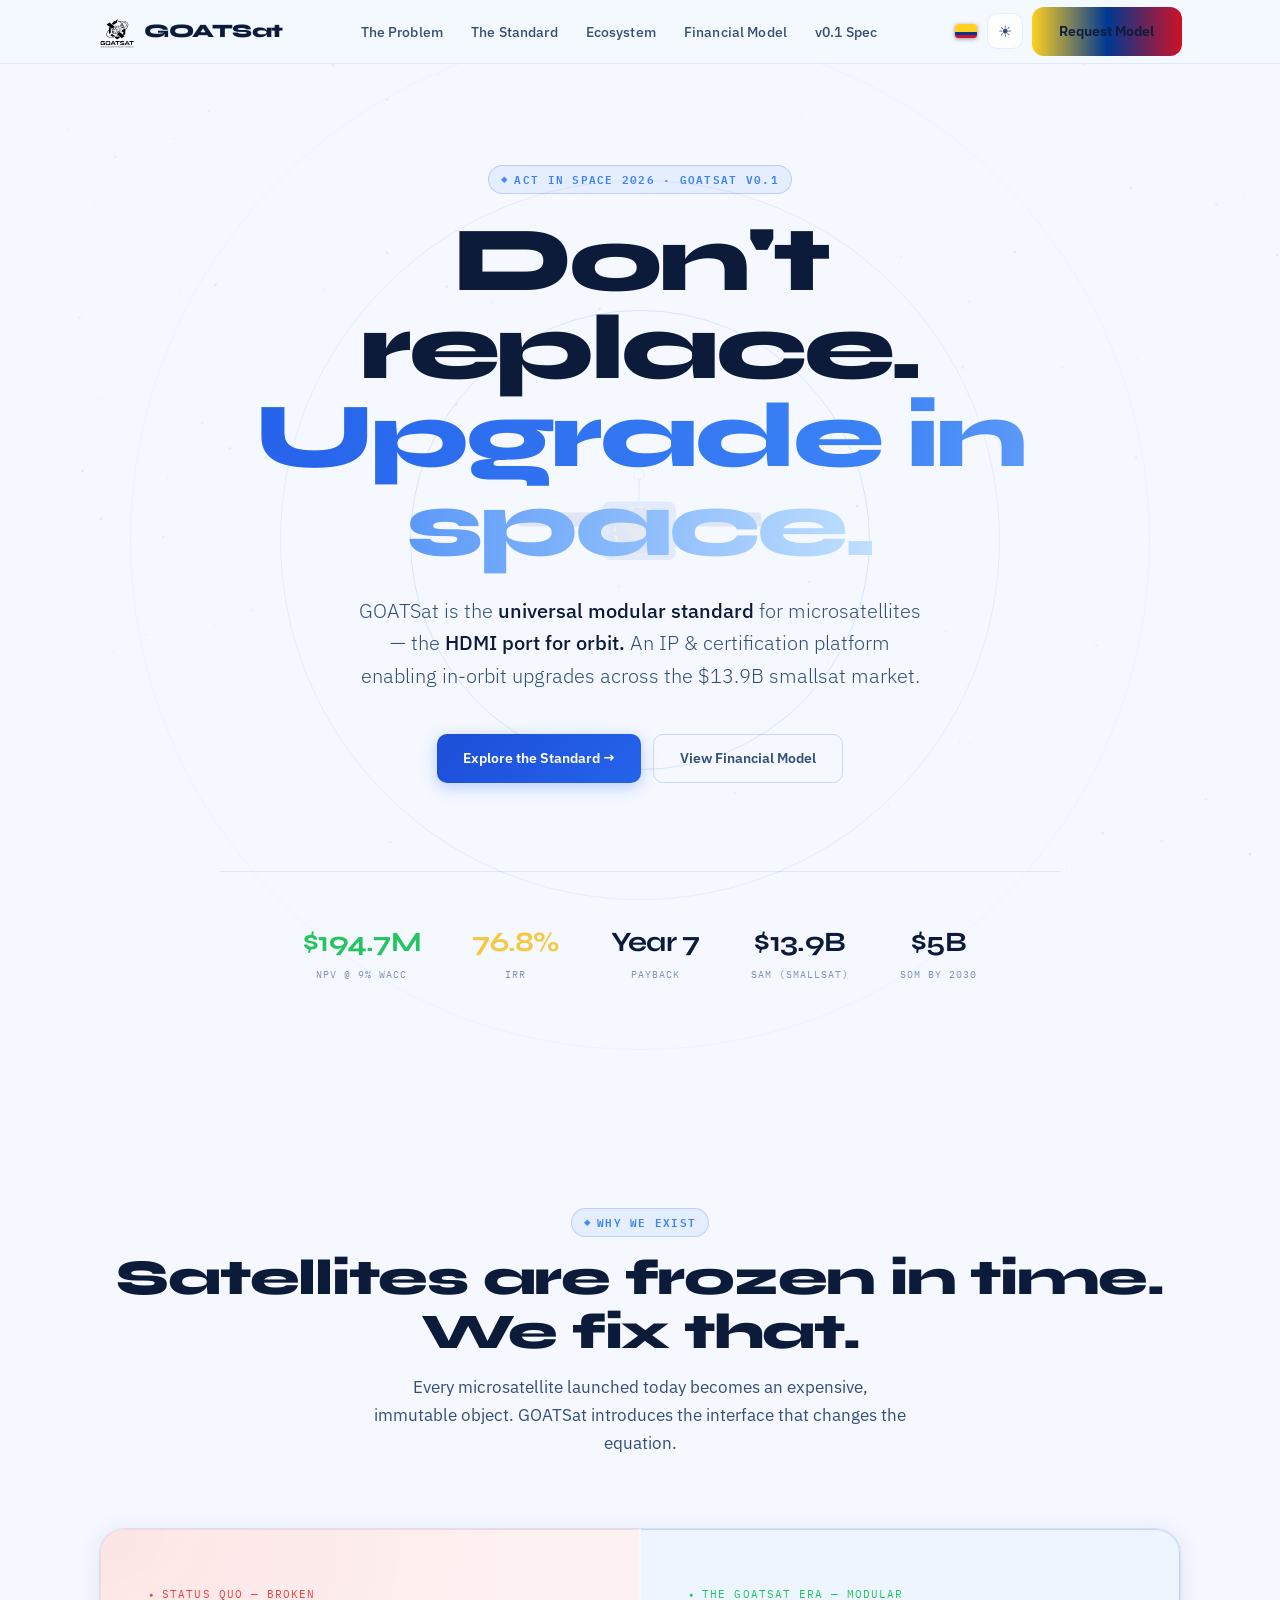
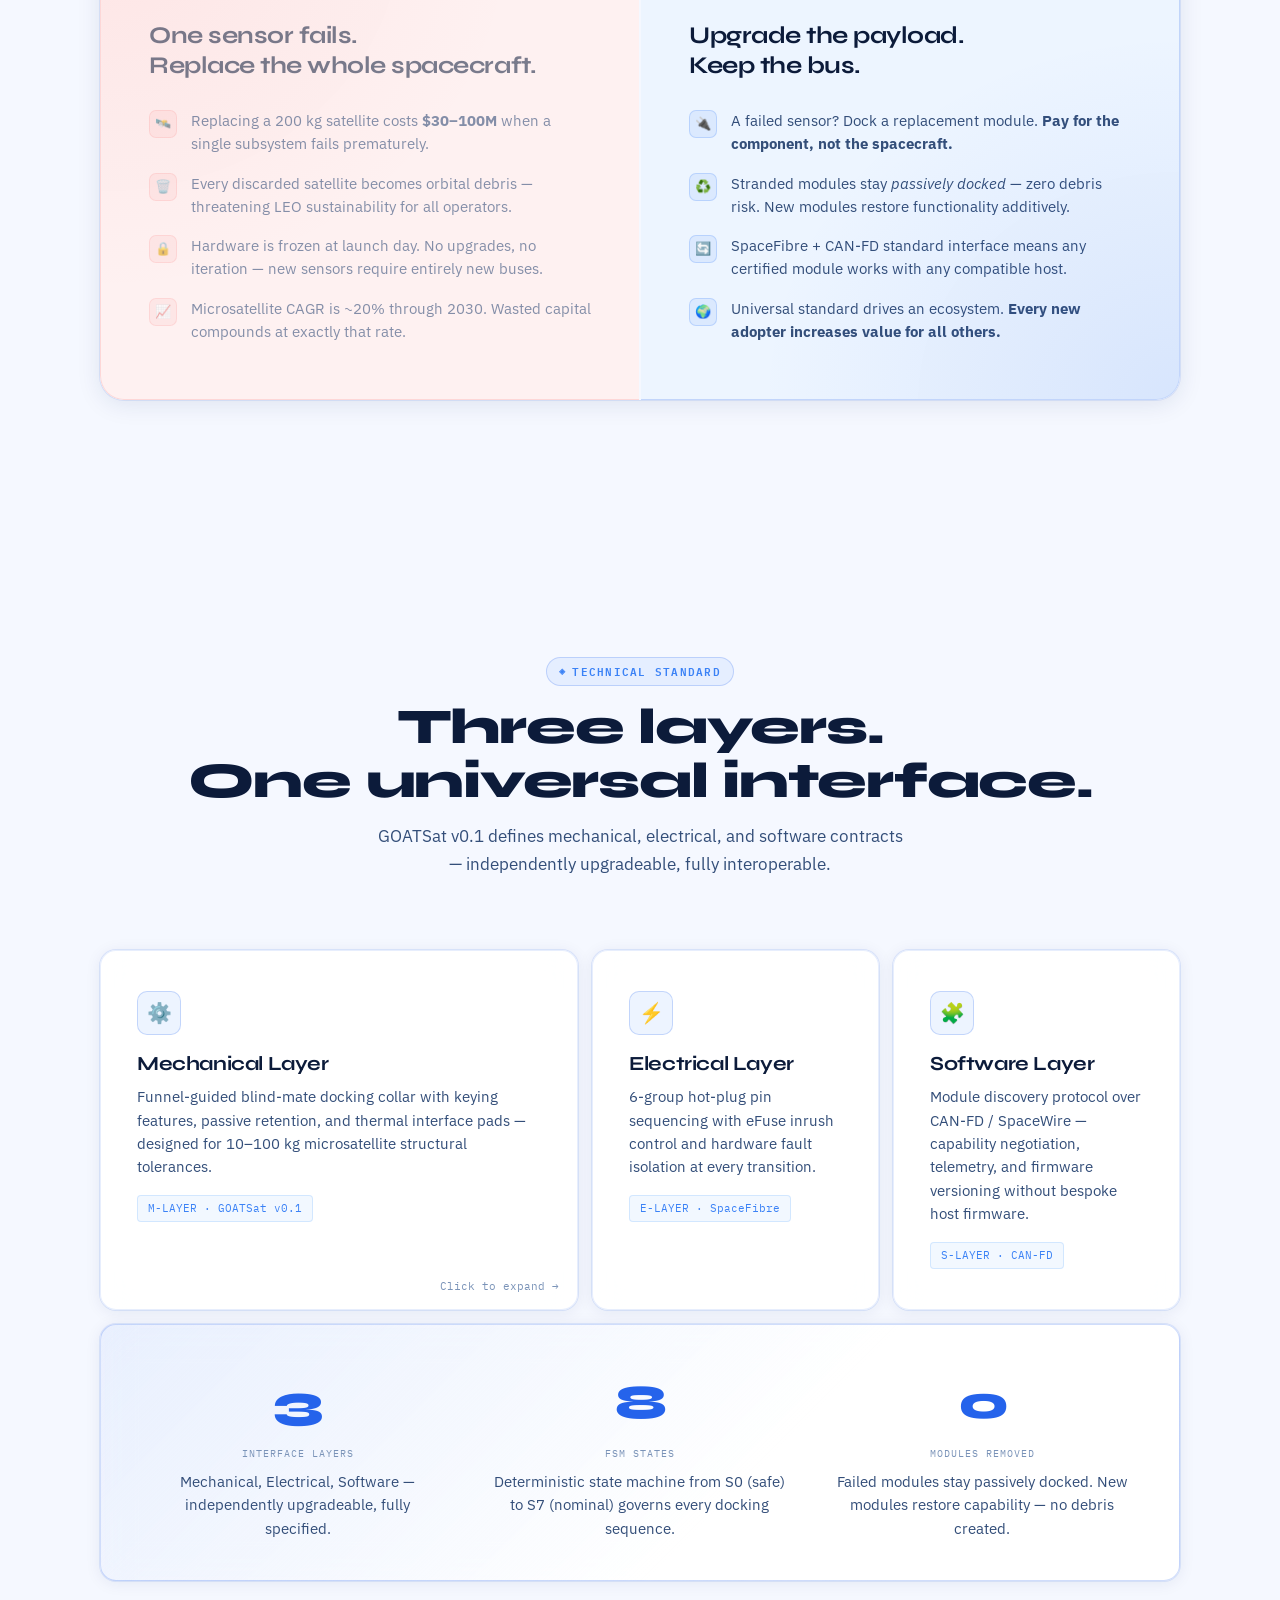
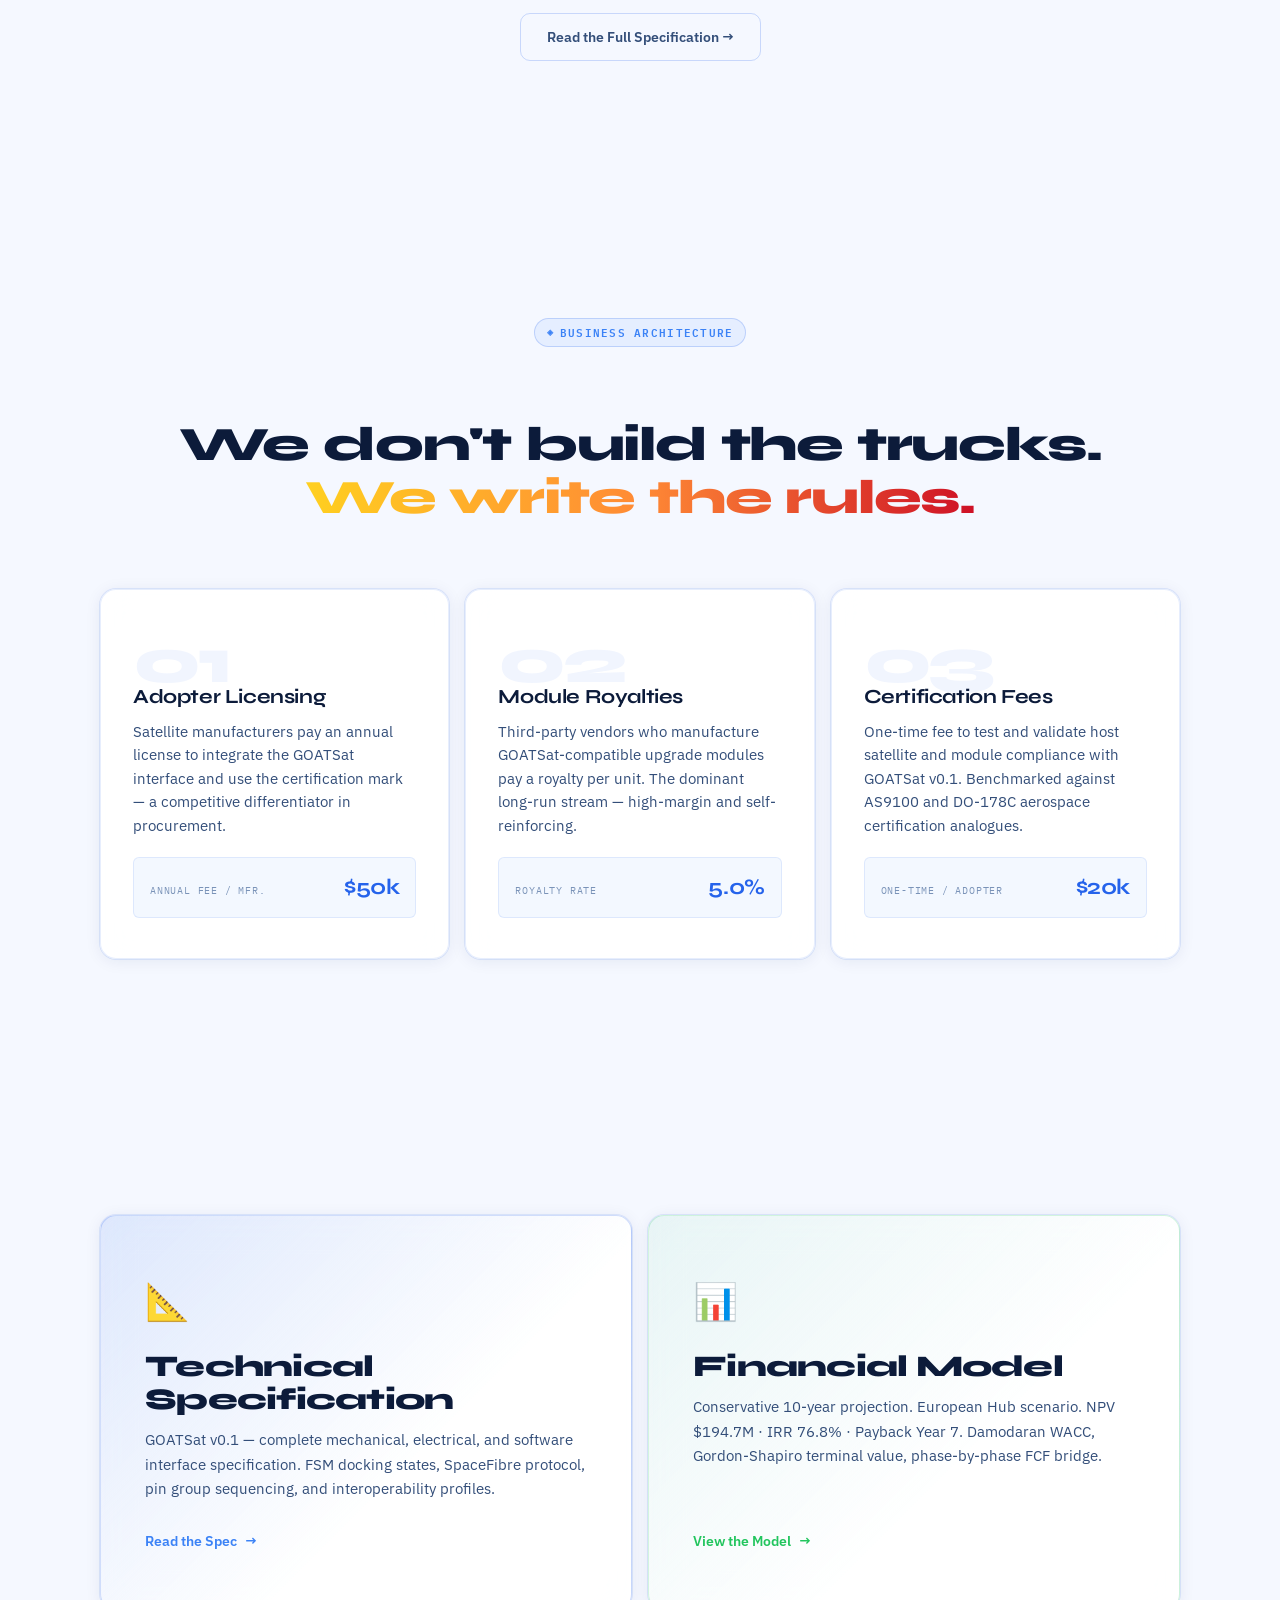
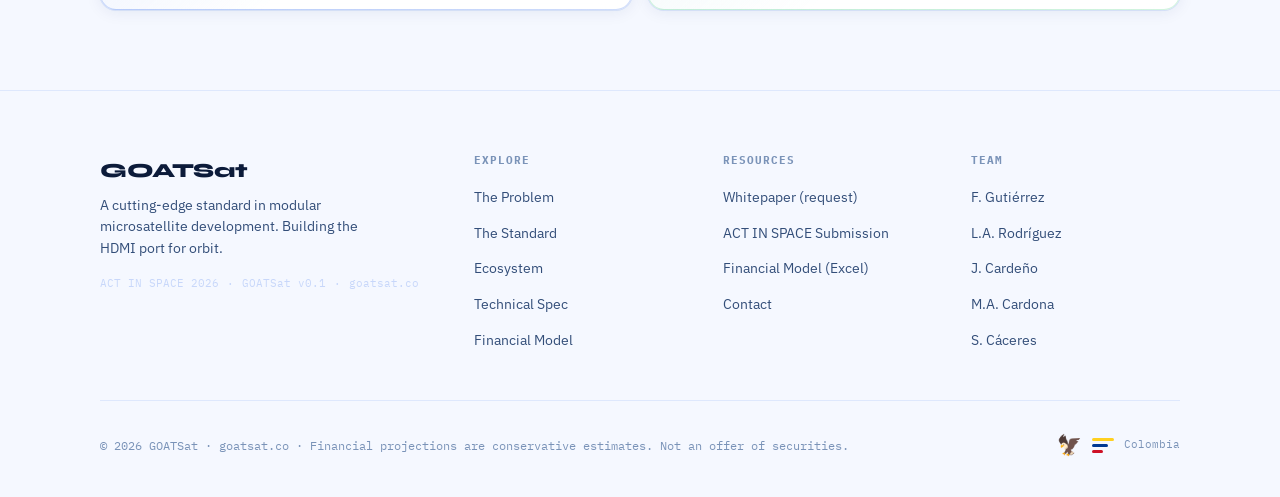
<file: index.html>
<!DOCTYPE html>
<html lang="en" data-theme="dark">
<head>
<meta charset="UTF-8" />
<meta name="viewport" content="width=device-width, initial-scale=1.0" />
<title>GOATSat — The Universal Standard for Modular Microsatellites</title>
<meta name="description" content="GOATSat is a universal modular standard for microsatellites, enabling in-orbit upgrades through certified interoperable interfaces." />
<meta property="og:title" content="GOATSat — Don't replace. Upgrade in space." />
<meta property="og:description" content="Universal modular standard for microsatellites, enabling certified in-orbit upgrades and long-term mission flexibility." />
<meta property="og:type" content="website" />
<meta property="og:site_name" content="GOATSat" />
<meta property="og:url" content="https://goatsat.co/" />
<meta property="og:image" content="https://goatsat.co/assets/earth-hero.jpg" />
<meta property="og:image:alt" content="GOATSat modular microsatellite standard visual" />
<meta name="twitter:card" content="summary_large_image" />
<meta name="twitter:title" content="GOATSat — Don't replace. Upgrade in space." />
<meta name="twitter:description" content="Universal modular standard for microsatellites, enabling certified in-orbit upgrades." />
<meta name="twitter:image" content="https://goatsat.co/assets/earth-hero.jpg" />
<meta name="theme-color" content="#030710" />
<link rel="icon" type="image/x-icon" href="assets/favicon.ico" />
<link rel="icon" type="image/png" sizes="32x32" href="assets/favicon.png" />
<link rel="apple-touch-icon" href="assets/apple-touch-icon.png" />

<link rel="preconnect" href="https://fonts.googleapis.com" />
<link rel="preconnect" href="https://fonts.gstatic.com" crossorigin />
<link href="https://fonts.googleapis.com/css2?family=Syne:wght@400;600;700;800&family=IBM+Plex+Sans:ital,wght@0,300;0,400;0,500;0,600;1,300&family=IBM+Plex+Mono:wght@400;500&display=swap" rel="stylesheet" />

<link rel="stylesheet" href="css/tokens.css" />
<link rel="stylesheet" href="css/base.css" />
<link rel="stylesheet" href="css/nav.css" />
<link rel="stylesheet" href="css/index.css" />

<script>
  // Apply saved theme immediately — no flash
  (function(){
    var t=localStorage.getItem('goatsat-theme');
    if(!t) t=window.matchMedia('(prefers-color-scheme:dark)').matches?'dark':'light';
    document.documentElement.setAttribute('data-theme',t);
  })();
</script>
</head>
<body>

<canvas id="starfield" aria-hidden="true"></canvas>

<!-- ════════════════════════ NAV ════════════════════════ -->
<nav id="nav" role="navigation" aria-label="Main navigation">
  <div class="nav-inner">
    <a href="index.html" class="nav-logo" aria-label="GOATSat home">
      <img class="nav-logo__img" src="assets/logo.svg" alt="GOATSat logo" width="34" height="34" />
      <span class="nav-logo__text">GOATSat</span>
    </a>

    <ul class="nav-links" role="list">
      <li><a href="index.html#problem">The Problem</a></li>
      <li><a href="index.html#standard">The Standard</a></li>
      <li><a href="index.html#ecosystem">Ecosystem</a></li>
      <li><a href="financials.html">Financial Model</a></li>
      <li><a href="spec.html">v0.1 Spec</a></li>
    </ul>

    <div class="nav-right">
      <div class="col-flag" title="Made in Colombia 🇨🇴" aria-label="Colombian flag">
        <span></span><span></span><span></span>
      </div>
      <button class="theme-toggle" id="themeBtn" aria-label="Toggle colour theme">☽</button>
      <a href="mailto:f.gutierreza@uniandes.edu.co?subject=GOATSat%20Financial%20Model%20Request" class="btn btn--tricolor hide-mobile">Request Model</a>
      <button class="nav-hamburger" aria-label="Open menu" aria-expanded="false" aria-controls="mobileMenu">
        <span class="hamburger-line"></span>
        <span class="hamburger-line"></span>
        <span class="hamburger-line"></span>
      </button>
    </div>
  </div>
</nav>

<!-- Mobile menu -->
<div class="nav-mobile-menu" id="mobileMenu" role="navigation" aria-label="Mobile navigation">
  <a href="index.html#problem">The Problem</a>
  <a href="index.html#standard">The Standard</a>
  <a href="index.html#ecosystem">Ecosystem</a>
  <a href="financials.html">Financial Model</a>
  <a href="spec.html">Technical Spec v0.1</a>
  <a href="mailto:f.gutierreza@uniandes.edu.co?subject=GOATSat%20Financial%20Model%20Request" class="btn btn--primary mobile-cta">Request Financial Model</a>
</div>

<!-- ════════════════════════ HERO ════════════════════════ -->
<section class="hero" aria-label="Hero">
  <!-- Orbital rings -->
  <div class="hero__rings" aria-hidden="true">
    <div class="hero__ring"></div>
    <div class="hero__ring"></div>
    <div class="hero__ring"></div>
  </div>

  <!-- Satellite SVG -->
  <svg class="hero__sat" viewBox="0 0 240 170" fill="none" xmlns="http://www.w3.org/2000/svg" aria-hidden="true">
    <rect x="85" y="58" width="68" height="54" rx="7" fill="#1557e8" opacity="0.85"/>
    <rect x="91" y="64" width="56" height="42" rx="4" fill="#0d3a8a" opacity="0.9"/>
    <!-- Solar panels L -->
    <rect x="8" y="68" width="72" height="13" rx="3" fill="#1e3a8a"/>
    <rect x="8" y="68" width="72" height="13" rx="3" fill="none" stroke="#3b82f6" stroke-width="0.8" opacity="0.55"/>
    <line x1="28" y1="68" x2="28" y2="81" stroke="#3b82f6" stroke-width="0.5" opacity="0.45"/>
    <line x1="48" y1="68" x2="48" y2="81" stroke="#3b82f6" stroke-width="0.5" opacity="0.45"/>
    <line x1="68" y1="68" x2="68" y2="81" stroke="#3b82f6" stroke-width="0.5" opacity="0.45"/>
    <!-- Solar panels R -->
    <rect x="160" y="68" width="72" height="13" rx="3" fill="#1e3a8a"/>
    <rect x="160" y="68" width="72" height="13" rx="3" fill="none" stroke="#3b82f6" stroke-width="0.8" opacity="0.55"/>
    <line x1="180" y1="68" x2="180" y2="81" stroke="#3b82f6" stroke-width="0.5" opacity="0.45"/>
    <line x1="200" y1="68" x2="200" y2="81" stroke="#3b82f6" stroke-width="0.5" opacity="0.45"/>
    <line x1="220" y1="68" x2="220" y2="81" stroke="#3b82f6" stroke-width="0.5" opacity="0.45"/>
    <!-- Docking ring -->
    <circle cx="119" cy="85" r="22" stroke="#ffd020" stroke-width="1.8" stroke-dasharray="5 3.5" fill="none" opacity="0.75"/>
    <circle cx="119" cy="85" r="10" fill="#ffd020" opacity="0.22"/>
    <!-- Antenna -->
    <line x1="119" y1="58" x2="119" y2="36" stroke="#60a5fa" stroke-width="1.5"/>
    <circle cx="119" cy="33" r="5" fill="none" stroke="#60a5fa" stroke-width="1"/>
    <!-- Payload hint -->
    <rect x="104" y="74" width="14" height="14" rx="2" fill="#ffd020" opacity="0.15" stroke="#ffd020" stroke-width="0.6"/>
    <rect x="122" y="74" width="14" height="14" rx="2" fill="#3b82f6" opacity="0.2" stroke="#3b82f6" stroke-width="0.6"/>
  </svg>

  <div class="hero__content">
    <div class="hero__eyebrow">
      <span class="tag">ACT IN SPACE 2026 · GOATSat v0.1</span>
    </div>

    <h1 class="hero__title">
      Don't replace.<br>
      <span class="text-gradient">Upgrade in space.</span>
    </h1>

    <p class="hero__sub">
      GOATSat is the <strong>universal modular standard</strong> for microsatellites —
      the <strong>HDMI port for orbit.</strong> An IP &amp; certification platform enabling
      in-orbit upgrades across the $13.9B smallsat market.
    </p>

    <div class="hero__actions">
      <a href="spec.html" class="btn btn--primary">Explore the Standard →</a>
      <a href="financials.html" class="btn btn--ghost">View Financial Model</a>
    </div>

    <div class="hero__kpis">
      <div class="hero-kpi">
        <span class="hero-kpi__val hero-kpi__val--green">$194.7M</span>
        <span class="hero-kpi__label">NPV @ 9% WACC</span>
      </div>
      <div class="hero-kpi">
        <span class="hero-kpi__val hero-kpi__val--gold">76.8%</span>
        <span class="hero-kpi__label">IRR</span>
      </div>
      <div class="hero-kpi">
        <span class="hero-kpi__val">Year 7</span>
        <span class="hero-kpi__label">Payback</span>
      </div>
      <div class="hero-kpi">
        <span class="hero-kpi__val">$13.9B</span>
        <span class="hero-kpi__label">SAM (Smallsat)</span>
      </div>
      <div class="hero-kpi">
        <span class="hero-kpi__val">$5B</span>
        <span class="hero-kpi__label">SOM by 2030</span>
      </div>
    </div>
  </div>
</section>

<!-- ════════════════════════ PROBLEM ════════════════════════ -->
<section id="problem" class="section" aria-label="The Problem">
  <div class="container">
    <div class="section-head section-head--center reveal">
      <div class="section-head__tag"><span class="tag">Why We Exist</span></div>
      <h2 class="section-head__title">Satellites are frozen in time.<br>We fix that.</h2>
      <p class="section-head__sub">Every microsatellite launched today becomes an expensive, immutable object. GOATSat introduces the interface that changes the equation.</p>
    </div>

    <div class="problem-split reveal reveal-d1">
      <div class="problem-panel problem-panel--old">
        <p class="problem-status problem-status--bad">Status Quo — Broken</p>
        <h3 class="problem-title">One sensor fails.<br>Replace the whole spacecraft.</h3>
        <ul class="problem-list">
          <li>
            <div class="prob-icon">🛰️</div>
            <span>Replacing a 200 kg satellite costs <strong>$30–100M</strong> when a single subsystem fails prematurely.</span>
          </li>
          <li>
            <div class="prob-icon">🗑️</div>
            <span>Every discarded satellite becomes orbital debris — threatening LEO sustainability for all operators.</span>
          </li>
          <li>
            <div class="prob-icon">🔒</div>
            <span>Hardware is frozen at launch day. No upgrades, no iteration — new sensors require entirely new buses.</span>
          </li>
          <li>
            <div class="prob-icon">📈</div>
            <span>Microsatellite CAGR is ~20% through 2030. Wasted capital compounds at exactly that rate.</span>
          </li>
        </ul>
      </div>

      <div class="problem-panel problem-panel--new">
        <p class="problem-status problem-status--good">The GOATSat Era — Modular</p>
        <h3 class="problem-title">Upgrade the payload.<br>Keep the bus.</h3>
        <ul class="problem-list">
          <li>
            <div class="prob-icon">🔌</div>
            <span>A failed sensor? Dock a replacement module. <strong>Pay for the component, not the spacecraft.</strong></span>
          </li>
          <li>
            <div class="prob-icon">♻️</div>
            <span>Stranded modules stay <em>passively docked</em> — zero debris risk. New modules restore functionality additively.</span>
          </li>
          <li>
            <div class="prob-icon">🔄</div>
            <span>SpaceFibre + CAN-FD standard interface means any certified module works with any compatible host.</span>
          </li>
          <li>
            <div class="prob-icon">🌍</div>
            <span>Universal standard drives an ecosystem. <strong>Every new adopter increases value for all others.</strong></span>
          </li>
        </ul>
      </div>
    </div>
  </div>
</section>

<!-- ════════════════════════ STANDARD ════════════════════════ -->
<section id="standard" class="section" aria-label="The Technical Standard">
  <div class="container">
    <div class="section-head section-head--center reveal">
      <div class="section-head__tag"><span class="tag">Technical Standard</span></div>
      <h2 class="section-head__title">Three layers.<br>One universal interface.</h2>
      <p class="section-head__sub">GOATSat v0.1 defines mechanical, electrical, and software contracts — independently upgradeable, fully interoperable.</p>
    </div>

    <div class="bento-grid reveal reveal-d1">

      <!-- Wide: Mechanical -->
      <div class="card bento-card bento-card--wide"
           data-drawer="mech" tabindex="0" role="button"
           aria-label="Mechanical Layer — click to expand">
        <div class="bento-icon">⚙️</div>
        <h3>Mechanical Layer</h3>
        <p>Funnel-guided blind-mate docking collar with keying features, passive retention, and thermal interface pads — designed for 10–100 kg microsatellite structural tolerances.</p>
        <span class="mono-badge">M-LAYER · GOATSat v0.1</span>
        <span class="expand-hint hide-mobile">Click to expand →</span>
      </div>

      <!-- Sq: Electrical -->
      <div class="card bento-card bento-card--sq1"
           data-drawer="elec" tabindex="0" role="button"
           aria-label="Electrical Layer — click to expand">
        <div class="bento-icon">⚡</div>
        <h3>Electrical Layer</h3>
        <p>6-group hot-plug pin sequencing with eFuse inrush control and hardware fault isolation at every transition.</p>
        <span class="mono-badge">E-LAYER · SpaceFibre</span>
      </div>

      <!-- Sq: Software -->
      <div class="card bento-card bento-card--sq2"
           data-drawer="soft" tabindex="0" role="button"
           aria-label="Software Layer — click to expand">
        <div class="bento-icon">🧩</div>
        <h3>Software Layer</h3>
        <p>Module discovery protocol over CAN-FD / SpaceWire — capability negotiation, telemetry, and firmware versioning without bespoke host firmware.</p>
        <span class="mono-badge">S-LAYER · CAN-FD</span>
      </div>

      <!-- Stats row -->
      <div class="card bento-card bento-card--stats">
        <div class="bento-stat">
          <div class="bento-stat__num">3</div>
          <div class="bento-stat__label">Interface Layers</div>
          <p class="bento-stat__desc">Mechanical, Electrical, Software — independently upgradeable, fully specified.</p>
        </div>
        <div class="bento-stat">
          <div class="bento-stat__num">8</div>
          <div class="bento-stat__label">FSM States</div>
          <p class="bento-stat__desc">Deterministic state machine from S0 (safe) to S7 (nominal) governs every docking sequence.</p>
        </div>
        <div class="bento-stat">
          <div class="bento-stat__num">0</div>
          <div class="bento-stat__label">Modules Removed</div>
          <p class="bento-stat__desc">Failed modules stay passively docked. New modules restore capability — no debris created.</p>
        </div>
      </div>

    </div>

    <div style="text-align:center; margin-top:32px;" class="reveal reveal-d2">
      <a href="spec.html" class="btn btn--ghost">Read the Full Specification →</a>
    </div>
  </div>
</section>

<!-- ════════════════════════ ECOSYSTEM ════════════════════════ -->
<section id="ecosystem" class="section" aria-label="Business Ecosystem">
  <div class="container">
    <div class="section-head section-head--center reveal">
      <div class="section-head__tag"><span class="tag">Business Architecture</span></div>
    </div>

    <h2 class="eco-tagline reveal">
      We don't build the trucks.<br>
      <span class="text-gradient--warm">We write the rules.</span>
    </h2>

    <div class="eco-pillars reveal reveal-d1">

      <div class="card eco-pillar">
        <div class="eco-num">01</div>
        <h3>Adopter Licensing</h3>
        <p>Satellite manufacturers pay an annual license to integrate the GOATSat interface and use the certification mark — a competitive differentiator in procurement.</p>
        <div class="eco-metric">
          <span class="eco-metric__label">Annual Fee / Mfr.</span>
          <span class="eco-metric__val">$50k</span>
        </div>
      </div>

      <div class="card eco-pillar">
        <div class="eco-num">02</div>
        <h3>Module Royalties</h3>
        <p>Third-party vendors who manufacture GOATSat-compatible upgrade modules pay a royalty per unit. The dominant long-run stream — high-margin and self-reinforcing.</p>
        <div class="eco-metric">
          <span class="eco-metric__label">Royalty Rate</span>
          <span class="eco-metric__val">5.0%</span>
        </div>
      </div>

      <div class="card eco-pillar">
        <div class="eco-num">03</div>
        <h3>Certification Fees</h3>
        <p>One-time fee to test and validate host satellite and module compliance with GOATSat v0.1. Benchmarked against AS9100 and DO-178C aerospace certification analogues.</p>
        <div class="eco-metric">
          <span class="eco-metric__label">One-time / Adopter</span>
          <span class="eco-metric__val">$20k</span>
        </div>
      </div>

    </div>

  </div>
</section>

<!-- ════════════════════════ DUAL CTA ════════════════════════ -->
<section class="section section--tight" aria-label="Explore GOATSat">
  <div class="container">
    <div class="cta-grid reveal">

      <a href="spec.html" class="card cta-card cta-card--spec">
        <span class="cta-card__icon">📐</span>
        <h3 class="cta-card__title">Technical Specification</h3>
        <p class="cta-card__desc">GOATSat v0.1 — complete mechanical, electrical, and software interface specification. FSM docking states, SpaceFibre protocol, pin group sequencing, and interoperability profiles.</p>
        <span class="cta-card__link">Read the Spec</span>
      </a>

      <a href="financials.html" class="card cta-card cta-card--fin">
        <span class="cta-card__icon">📊</span>
        <h3 class="cta-card__title">Financial Model</h3>
        <p class="cta-card__desc">Conservative 10-year projection. European Hub scenario. NPV $194.7M · IRR 76.8% · Payback Year 7. Damodaran WACC, Gordon-Shapiro terminal value, phase-by-phase FCF bridge.</p>
        <span class="cta-card__link">View the Model</span>
      </a>

    </div>
  </div>
</section>

<!-- ════════════════════════ FOOTER ════════════════════════ -->
<footer class="footer" aria-label="Footer">
  <div class="container">
    <div class="footer-grid">
      <div class="footer-brand">
        <p class="footer-brand__name">GOATSat</p>
        <p class="footer-brand__tagline">A cutting-edge standard in modular microsatellite development. Building the HDMI port for orbit.</p>
        <div class="footer-brand__meta">
          <span>ACT IN SPACE 2026</span>
          <span>·</span>
          <span>GOATSat v0.1</span>
          <span>·</span>
          <span>goatsat.co</span>
        </div>
      </div>

      <nav class="footer-nav" aria-label="Site pages">
        <h4>Explore</h4>
        <ul>
          <li><a href="index.html#problem">The Problem</a></li>
          <li><a href="index.html#standard">The Standard</a></li>
          <li><a href="index.html#ecosystem">Ecosystem</a></li>
          <li><a href="spec.html">Technical Spec</a></li>
          <li><a href="financials.html">Financial Model</a></li>
        </ul>
      </nav>

      <nav class="footer-nav" aria-label="Resources">
        <h4>Resources</h4>
        <ul>
          <li><a href="mailto:contact@goatsat.co">Whitepaper (request)</a></li>
          <li><a href="mailto:contact@goatsat.co">ACT IN SPACE Submission</a></li>
          <li><a href="mailto:f.gutierreza@uniandes.edu.co?subject=GOATSat%20Financial%20Model%20Request">Financial Model (Excel)</a></li>
          <li><a href="mailto:contact@goatsat.co">Contact</a></li>
        </ul>
      </nav>

      <nav class="footer-nav" aria-label="Team">
        <h4>Team</h4>
        <ul>
          <li><a href="#">F. Gutiérrez</a></li>
          <li><a href="#">L.A. Rodríguez</a></li>
          <li><a href="#">J. Cardeño</a></li>
          <li><a href="#">M.A. Cardona</a></li>
          <li><a href="#">S. Cáceres</a></li>
        </ul>
      </nav>
    </div>

    <div class="footer-bottom">
      <p class="footer-copy">© 2026 GOATSat · goatsat.co · Financial projections are conservative estimates. Not an offer of securities.</p>
      <div class="col-signature" title="Proudly Colombian 🇨🇴">
        <span style="font-size:20px;">🦅</span>
        <div class="col-bars">
          <span></span><span></span><span></span>
        </div>
        <span class="col-signature__text">Colombia</span>
      </div>
    </div>
  </div>
</footer>

<!-- Technical Drawer -->
<div class="drawer-overlay" id="drawerOverlay" role="dialog" aria-modal="true" aria-labelledby="drawerTitle">
  <div class="drawer" role="document">
    <button class="drawer__close" id="drawerClose" aria-label="Close panel">✕</button>
    <h2 class="drawer__title" id="drawerTitle"></h2>
    <div class="drawer__body" id="drawerBody"></div>
  </div>
</div>

<script src="js/app.js"></script>
<script src="js/index.js"></script>
</body>
</html>
</file>
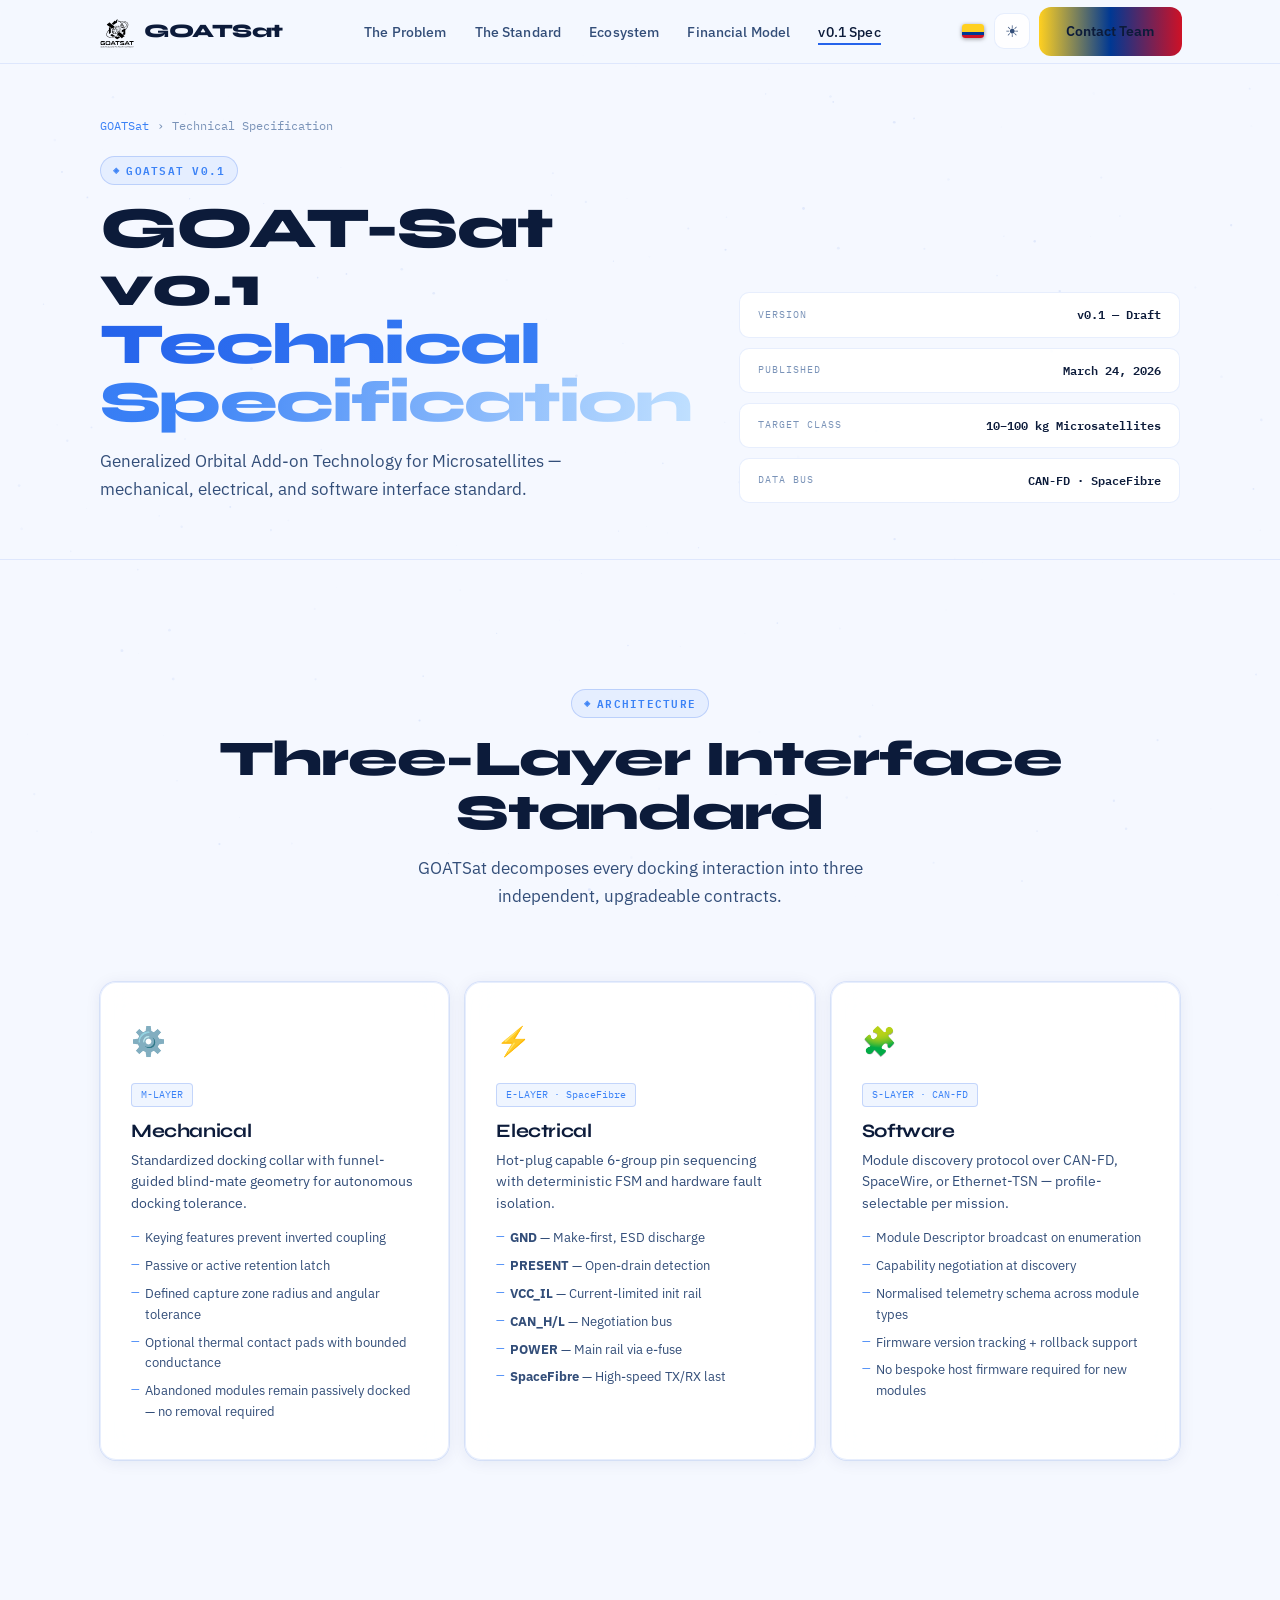
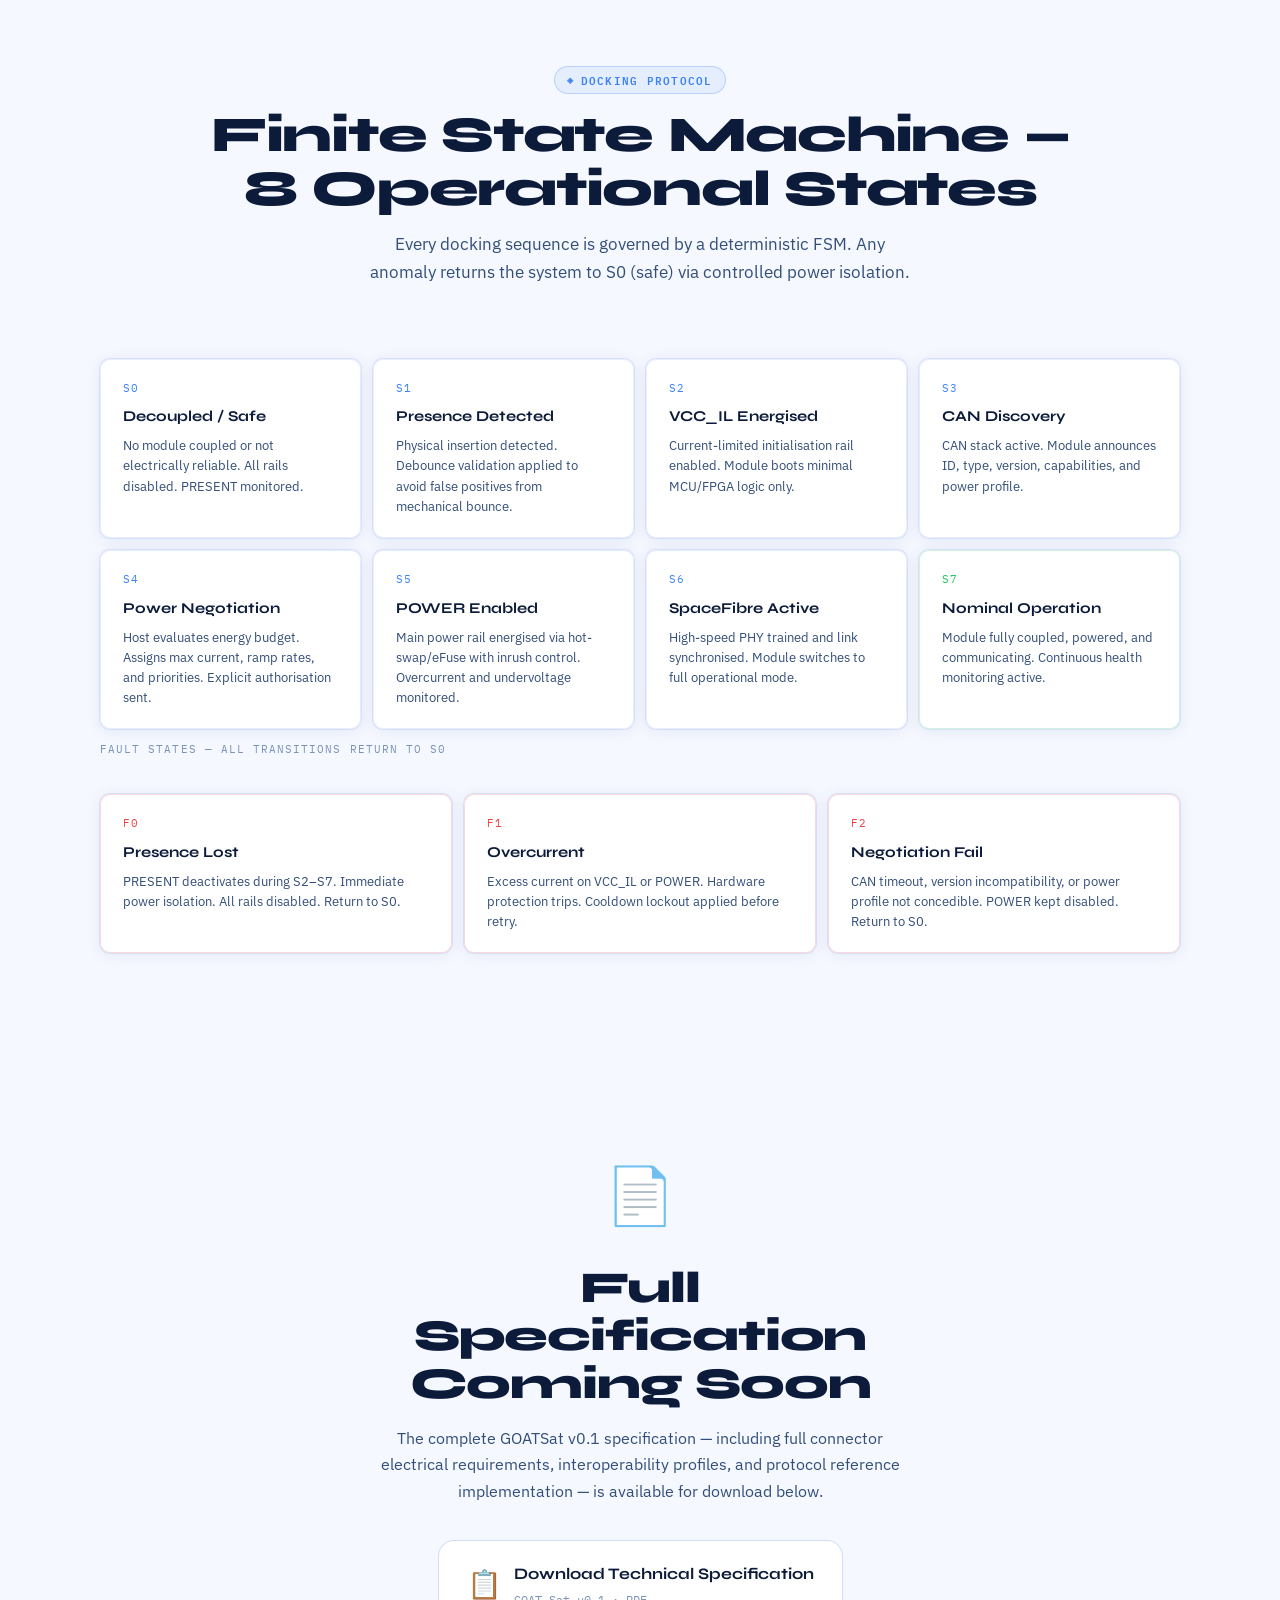
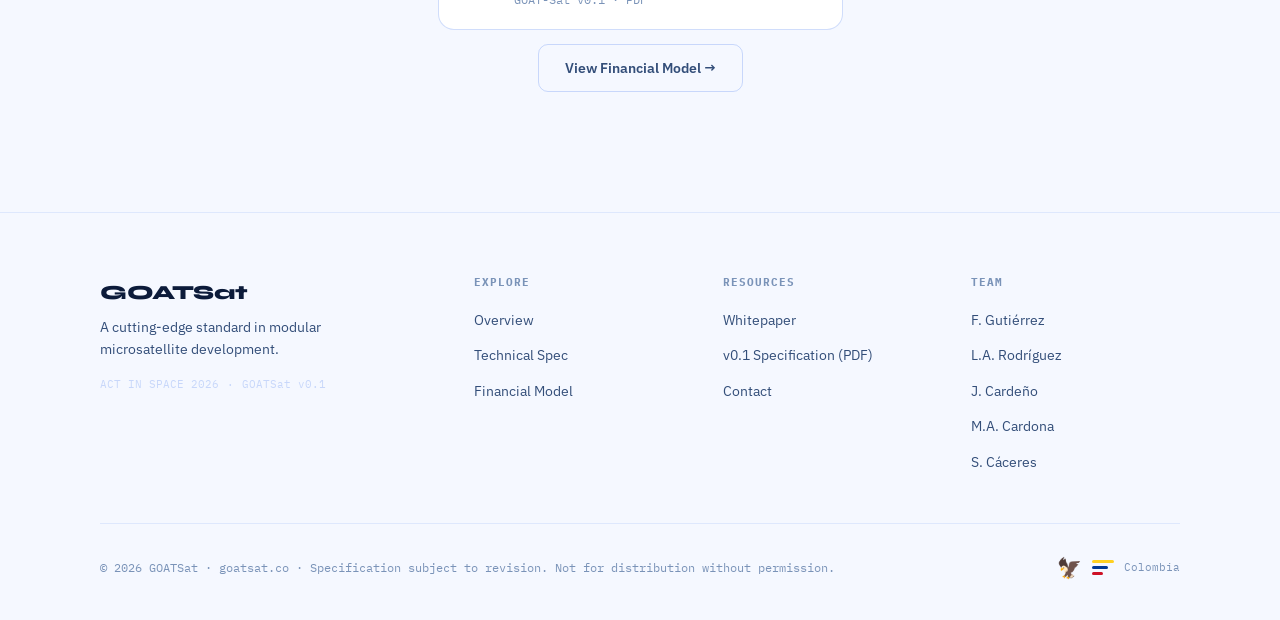
<file: spec.html>
<!DOCTYPE html>
<html lang="en" data-theme="dark">
<head>
<meta charset="UTF-8" />
<meta name="viewport" content="width=device-width, initial-scale=1.0" />
<title>GOATSat v0.1 — Technical Specification</title>
<meta name="description" content="GOAT-Sat v0.1 technical specification: mechanical, electrical, and software interfaces for modular microsatellite on-orbit upgrades." />
<meta name="theme-color" content="#030710" />
<link rel="icon" type="image/x-icon" href="assets/favicon.ico" />
<link rel="icon" type="image/png" sizes="32x32" href="assets/favicon.png" />
<link rel="apple-touch-icon" href="assets/apple-touch-icon.png" />

<link rel="preconnect" href="https://fonts.googleapis.com" />
<link rel="preconnect" href="https://fonts.gstatic.com" crossorigin />
<link href="https://fonts.googleapis.com/css2?family=Syne:wght@400;600;700;800&family=IBM+Plex+Sans:ital,wght@0,300;0,400;0,500;0,600;1,300&family=IBM+Plex+Mono:wght@400;500&display=swap" rel="stylesheet" />

<link rel="stylesheet" href="css/tokens.css" />
<link rel="stylesheet" href="css/base.css" />
<link rel="stylesheet" href="css/nav.css" />
<link rel="stylesheet" href="css/spec.css" />

<script>
  (function(){
    var t=localStorage.getItem('goatsat-theme');
    if(!t) t=window.matchMedia('(prefers-color-scheme:dark)').matches?'dark':'light';
    document.documentElement.setAttribute('data-theme',t);
  })();
</script>
</head>
<body>

<canvas id="starfield" aria-hidden="true"></canvas>

<!-- ════════════ NAV ════════════ -->
<nav id="nav" role="navigation" aria-label="Main navigation">
  <div class="nav-inner">
    <a href="index.html" class="nav-logo" aria-label="GOATSat home">
      <img class="nav-logo__img" src="assets/logo.svg" alt="GOATSat logo" width="34" height="34" />
      <span class="nav-logo__text">GOATSat</span>
    </a>
    <ul class="nav-links" role="list">
      <li><a href="index.html#problem">The Problem</a></li>
      <li><a href="index.html#standard">The Standard</a></li>
      <li><a href="index.html#ecosystem">Ecosystem</a></li>
      <li><a href="financials.html">Financial Model</a></li>
      <li><a href="spec.html" class="active">v0.1 Spec</a></li>
    </ul>
    <div class="nav-right">
      <div class="col-flag" title="Made in Colombia 🇨🇴" aria-label="Colombian flag">
        <span></span><span></span><span></span>
      </div>
      <button class="theme-toggle" id="themeBtn" aria-label="Toggle colour theme">☽</button>
      <a href="mailto:contact@goatsat.co" class="btn btn--tricolor hide-mobile">Contact Team</a>
      <button class="nav-hamburger" aria-label="Open menu" aria-expanded="false" aria-controls="mobileMenu">
        <span class="hamburger-line"></span>
        <span class="hamburger-line"></span>
        <span class="hamburger-line"></span>
      </button>
    </div>
  </div>
</nav>
<div class="nav-mobile-menu" id="mobileMenu">
  <a href="index.html">Home</a>
  <a href="index.html#problem">The Problem</a>
  <a href="index.html#standard">The Standard</a>
  <a href="spec.html">Technical Spec</a>
  <a href="financials.html">Financial Model</a>
  <a href="mailto:contact@goatsat.co" class="btn btn--primary mobile-cta">Contact Team</a>
</div>

<!-- ════════════ PAGE HERO ════════════ -->
<header class="spec-hero" aria-label="Specification header">
  <div class="container">
    <div class="page-crumb">
      <a href="index.html">GOATSat</a>
      <span>›</span>
      <span>Technical Specification</span>
    </div>
    <div class="spec-hero__grid">
      <div>
        <span class="tag">GOATSat v0.1</span>
        <h1 class="spec-hero__title">
          GOAT-Sat v0.1<br>
          <span class="text-gradient">Technical Specification</span>
        </h1>
        <p class="section-head__sub">Generalized Orbital Add-on Technology for Microsatellites — mechanical, electrical, and software interface standard.</p>
      </div>
      <div class="spec-hero__meta">
        <div class="spec-hero__meta-item">
          <span>Version</span>
          <span>v0.1 — Draft</span>
        </div>
        <div class="spec-hero__meta-item">
          <span>Published</span>
          <span>March 24, 2026</span>
        </div>
        <div class="spec-hero__meta-item">
          <span>Target Class</span>
          <span>10–100 kg Microsatellites</span>
        </div>
        <div class="spec-hero__meta-item">
          <span>Data Bus</span>
          <span>CAN-FD · SpaceFibre</span>
        </div>
      </div>
    </div>
  </div>
</header>

<!-- ════════════ THREE LAYERS ════════════ -->
<section class="section" aria-label="Interface Layers">
  <div class="container">
    <div class="section-head section-head--center reveal">
      <div class="section-head__tag"><span class="tag">Architecture</span></div>
      <h2 class="section-head__title">Three-Layer Interface Standard</h2>
      <p class="section-head__sub">GOATSat decomposes every docking interaction into three independent, upgradeable contracts.</p>
    </div>

    <div class="layers-grid reveal reveal-d1">

      <div class="card layer-card">
        <span class="layer-card__icon">⚙️</span>
        <span class="layer-card__badge">M-LAYER</span>
        <h3 class="layer-card__title">Mechanical</h3>
        <p>Standardized docking collar with funnel-guided blind-mate geometry for autonomous docking tolerance.</p>
        <ul>
          <li>Keying features prevent inverted coupling</li>
          <li>Passive or active retention latch</li>
          <li>Defined capture zone radius and angular tolerance</li>
          <li>Optional thermal contact pads with bounded conductance</li>
          <li>Abandoned modules remain passively docked — no removal required</li>
        </ul>
      </div>

      <div class="card layer-card">
        <span class="layer-card__icon">⚡</span>
        <span class="layer-card__badge">E-LAYER · SpaceFibre</span>
        <h3 class="layer-card__title">Electrical</h3>
        <p>Hot-plug capable 6-group pin sequencing with deterministic FSM and hardware fault isolation.</p>
        <ul>
          <li><strong>GND</strong> — Make-first, ESD discharge</li>
          <li><strong>PRESENT</strong> — Open-drain detection</li>
          <li><strong>VCC_IL</strong> — Current-limited init rail</li>
          <li><strong>CAN_H/L</strong> — Negotiation bus</li>
          <li><strong>POWER</strong> — Main rail via e-fuse</li>
          <li><strong>SpaceFibre</strong> — High-speed TX/RX last</li>
        </ul>
      </div>

      <div class="card layer-card">
        <span class="layer-card__icon">🧩</span>
        <span class="layer-card__badge">S-LAYER · CAN-FD</span>
        <h3 class="layer-card__title">Software</h3>
        <p>Module discovery protocol over CAN-FD, SpaceWire, or Ethernet-TSN — profile-selectable per mission.</p>
        <ul>
          <li>Module Descriptor broadcast on enumeration</li>
          <li>Capability negotiation at discovery</li>
          <li>Normalised telemetry schema across module types</li>
          <li>Firmware version tracking + rollback support</li>
          <li>No bespoke host firmware required for new modules</li>
        </ul>
      </div>

    </div>
  </div>
</section>

<!-- ════════════ FSM STATES ════════════ -->
<section class="fsm-section" aria-label="Docking FSM States">
  <div class="container">
    <div class="section-head section-head--center reveal">
      <div class="section-head__tag"><span class="tag">Docking Protocol</span></div>
      <h2 class="section-head__title">Finite State Machine —<br>8 Operational States</h2>
      <p class="section-head__sub">Every docking sequence is governed by a deterministic FSM. Any anomaly returns the system to S0 (safe) via controlled power isolation.</p>
    </div>

    <div class="fsm-states reveal reveal-d1">
      <div class="card fsm-state">
        <div class="fsm-state__id">S0</div>
        <div class="fsm-state__name">Decoupled / Safe</div>
        <p class="fsm-state__desc">No module coupled or not electrically reliable. All rails disabled. PRESENT monitored.</p>
      </div>
      <div class="card fsm-state">
        <div class="fsm-state__id">S1</div>
        <div class="fsm-state__name">Presence Detected</div>
        <p class="fsm-state__desc">Physical insertion detected. Debounce validation applied to avoid false positives from mechanical bounce.</p>
      </div>
      <div class="card fsm-state">
        <div class="fsm-state__id">S2</div>
        <div class="fsm-state__name">VCC_IL Energised</div>
        <p class="fsm-state__desc">Current-limited initialisation rail enabled. Module boots minimal MCU/FPGA logic only.</p>
      </div>
      <div class="card fsm-state">
        <div class="fsm-state__id">S3</div>
        <div class="fsm-state__name">CAN Discovery</div>
        <p class="fsm-state__desc">CAN stack active. Module announces ID, type, version, capabilities, and power profile.</p>
      </div>
      <div class="card fsm-state">
        <div class="fsm-state__id">S4</div>
        <div class="fsm-state__name">Power Negotiation</div>
        <p class="fsm-state__desc">Host evaluates energy budget. Assigns max current, ramp rates, and priorities. Explicit authorisation sent.</p>
      </div>
      <div class="card fsm-state">
        <div class="fsm-state__id">S5</div>
        <div class="fsm-state__name">POWER Enabled</div>
        <p class="fsm-state__desc">Main power rail energised via hot-swap/eFuse with inrush control. Overcurrent and undervoltage monitored.</p>
      </div>
      <div class="card fsm-state">
        <div class="fsm-state__id">S6</div>
        <div class="fsm-state__name">SpaceFibre Active</div>
        <p class="fsm-state__desc">High-speed PHY trained and link synchronised. Module switches to full operational mode.</p>
      </div>
      <div class="card fsm-state fsm-state--nominal">
        <div class="fsm-state__id">S7</div>
        <div class="fsm-state__name">Nominal Operation</div>
        <p class="fsm-state__desc">Module fully coupled, powered, and communicating. Continuous health monitoring active.</p>
      </div>
    </div>

    <!-- Fault states -->
    <div style="margin-top:12px;" class="reveal reveal-d2">
      <p class="mono-label" style="margin-bottom:12px;display:block;">Fault States — All transitions return to S0</p>
      <div class="fsm-states" style="grid-template-columns: repeat(3,1fr);">
        <div class="card fsm-state fsm-state--fault">
          <div class="fsm-state__id">F0</div>
          <div class="fsm-state__name">Presence Lost</div>
          <p class="fsm-state__desc">PRESENT deactivates during S2–S7. Immediate power isolation. All rails disabled. Return to S0.</p>
        </div>
        <div class="card fsm-state fsm-state--fault">
          <div class="fsm-state__id">F1</div>
          <div class="fsm-state__name">Overcurrent</div>
          <p class="fsm-state__desc">Excess current on VCC_IL or POWER. Hardware protection trips. Cooldown lockout applied before retry.</p>
        </div>
        <div class="card fsm-state fsm-state--fault">
          <div class="fsm-state__id">F2</div>
          <div class="fsm-state__name">Negotiation Fail</div>
          <p class="fsm-state__desc">CAN timeout, version incompatibility, or power profile not concedible. POWER kept disabled. Return to S0.</p>
        </div>
      </div>
    </div>

  </div>
</section>

<!-- ════════════ PAPER / COMING SOON ════════════ -->
<section class="spec-coming" aria-label="Full specification">
  <div class="container" style="max-width:660px;">
    <span class="spec-coming__icon">📄</span>
    <h2 class="spec-coming__title">Full Specification<br>Coming Soon</h2>
    <p class="spec-coming__body">
      The complete GOATSat v0.1 specification — including full connector electrical requirements,
      interoperability profiles, and protocol reference implementation — is available for download below.
    </p>
    <div style="display:flex;gap:14px;justify-content:center;flex-wrap:wrap;">
      <a href="assets/GOATSat-v0.1-Specification.pdf" class="spec-coming__paper" download>
        <span class="spec-coming__paper-icon">📋</span>
        <div class="spec-coming__paper-text">
          <div class="spec-coming__paper-title">Download Technical Specification</div>
          <div class="spec-coming__paper-meta">GOAT-Sat v0.1 · PDF</div>
        </div>
      </a>
      <a href="financials.html" class="btn btn--ghost" style="align-self:center;">View Financial Model →</a>
    </div>
  </div>
</section>

<!-- ════════════ FOOTER ════════════ -->
<footer class="footer" aria-label="Footer">
  <div class="container">
    <div class="footer-grid">
      <div class="footer-brand">
        <p class="footer-brand__name">GOATSat</p>
        <p class="footer-brand__tagline">A cutting-edge standard in modular microsatellite development.</p>
        <div class="footer-brand__meta">
          <span>ACT IN SPACE 2026</span><span>·</span><span>GOATSat v0.1</span>
        </div>
      </div>
      <nav class="footer-nav">
        <h4>Explore</h4>
        <ul>
          <li><a href="index.html">Overview</a></li>
          <li><a href="spec.html">Technical Spec</a></li>
          <li><a href="financials.html">Financial Model</a></li>
        </ul>
      </nav>
      <nav class="footer-nav">
        <h4>Resources</h4>
        <ul>
          <li><a href="mailto:contact@goatsat.co">Whitepaper</a></li>
          <li><a href="assets/GOATSat-v0.1-Specification.pdf" download>v0.1 Specification (PDF)</a></li>
          <li><a href="mailto:contact@goatsat.co">Contact</a></li>
        </ul>
      </nav>
      <nav class="footer-nav">
        <h4>Team</h4>
        <ul>
          <li><a href="#">F. Gutiérrez</a></li>
          <li><a href="#">L.A. Rodríguez</a></li>
          <li><a href="#">J. Cardeño</a></li>
          <li><a href="#">M.A. Cardona</a></li>
          <li><a href="#">S. Cáceres</a></li>
        </ul>
      </nav>
    </div>
    <div class="footer-bottom">
      <p class="footer-copy">© 2026 GOATSat · goatsat.co · Specification subject to revision. Not for distribution without permission.</p>
      <div class="col-signature">
        <span style="font-size:20px;">🦅</span>
        <div class="col-bars"><span></span><span></span><span></span></div>
        <span class="col-signature__text">Colombia</span>
      </div>
    </div>
  </div>
</footer>

<script src="js/app.js"></script>
</body>
</html>
</file>
<file: css/tokens.css>
/* ═══════════════════════════════════════════
   GOATSat · DESIGN TOKENS
   tokens.css — single source of truth
═══════════════════════════════════════════ */

:root {
  /* ── Layout ── */
  --nav-h:       64px;
  --max-w:       1160px;
  --px:          clamp(20px, 5vw, 40px);

  /* ── Radii ── */
  --r-xs: 6px;
  --r-sm: 10px;
  --r-md: 16px;
  --r-lg: 24px;
  --r-xl: 36px;

  /* ── Typography ── */
  --font-display: 'Syne', sans-serif;
  --font-body:    'IBM Plex Sans', sans-serif;
  --font-mono:    'IBM Plex Mono', monospace;

  /* ── Transitions ── */
  --t-fast:   0.15s ease;
  --t-base:   0.25s ease;
  --t-slow:   0.45s ease;

  /* ── Colombian Tricolor ── */
  --col-yellow: #ffd020;
  --col-blue:   #003893;
  --col-red:    #ce1126;

  /* ── Semantic Colours ── */
  --green: #22c55e;
  --red:   #ef4444;
  --gold:  #f5c842;
}

/* ────────────────────────────────────────
   DARK MODE  (default)
──────────────────────────────────────── */
:root,
[data-theme="dark"] {
  color-scheme: dark;

  --bg-0:    #030710;
  --bg-1:    #060c1c;
  --bg-2:    #0b1428;
  --bg-card: rgba(10, 18, 38, 0.75);
  --bg-glass:rgba(14, 24, 52, 0.6);

  --blue-900: #0d2260;
  --blue-700: #1557e8;
  --blue-500: #3b82f6;
  --blue-300: #7ab8ff;
  --blue-100: #dbeafe;

  --text-0: #f0f5ff;
  --text-1: #a8bcd8;
  --text-2: #566882;

  --border-0: rgba(59,130,246,0.08);
  --border-1: rgba(59,130,246,0.18);
  --border-2: rgba(59,130,246,0.36);

  --shadow-card: 0 8px 48px rgba(0,0,0,0.55), 0 0 0 1px var(--border-0);
  --shadow-glow: 0 0 48px rgba(21,87,232,0.28);
  --shadow-btn:  0 4px 20px rgba(21,87,232,0.35);
}

/* ────────────────────────────────────────
   LIGHT MODE
──────────────────────────────────────── */
[data-theme="light"] {
  color-scheme: light;

  --bg-0:    #f5f8ff;
  --bg-1:    #edf2ff;
  --bg-2:    #e4eaff;
  --bg-card: rgba(255,255,255,0.92);
  --bg-glass:rgba(255,255,255,0.72);

  --blue-900: #1557e8;
  --blue-700: #1d4ed8;
  --blue-500: #2563eb;
  --blue-300: #3b82f6;
  --blue-100: #eff6ff;

  --text-0: #0c1b3a;
  --text-1: #334e79;
  --text-2: #7a93b8;

  --border-0: rgba(21,87,232,0.1);
  --border-1: rgba(21,87,232,0.2);
  --border-2: rgba(21,87,232,0.38);

  --shadow-card: 0 4px 24px rgba(15,40,100,0.1), 0 0 0 1px var(--border-0);
  --shadow-glow: 0 0 32px rgba(21,87,232,0.15);
  --shadow-btn:  0 4px 16px rgba(21,87,232,0.28);
}
</file>
<file: css/base.css>
/* ═══════════════════════════════════════════
   GOATSat · BASE STYLES
   base.css
═══════════════════════════════════════════ */

/* ── Reset ── */
*, *::before, *::after { box-sizing: border-box; margin: 0; padding: 0; }
html { scroll-behavior: smooth; overflow-x: hidden; font-size: 16px; }
body {
  font-family: var(--font-body);
  background: var(--bg-0);
  color: var(--text-0);
  line-height: 1.6;
  overflow-x: hidden;
  transition: background var(--t-slow), color var(--t-slow);
  min-height: 100vh;
}
img, svg { display: block; max-width: 100%; }
a { color: inherit; }
button { font-family: inherit; cursor: pointer; border: none; }

/* ── Scrollbar ── */
::-webkit-scrollbar { width: 4px; }
::-webkit-scrollbar-track { background: transparent; }
::-webkit-scrollbar-thumb { background: var(--blue-700); border-radius: 99px; }

/* ── Selection ── */
::selection { background: rgba(59,130,246,0.28); color: var(--text-0); }

/* ── Layout ── */
.container {
  max-width: var(--max-w);
  margin: 0 auto;
  padding: 0 var(--px);
  position: relative;
  z-index: 2;
}

/* ── Starfield ── */
#starfield {
  position: fixed; inset: 0; z-index: 0;
  pointer-events: none;
  opacity: 1;
  transition: opacity var(--t-slow);
}
[data-theme="light"] #starfield { opacity: 0.18; }

/* ── Section spacing ── */
.section {
  padding: clamp(72px, 10vw, 128px) 0;
  position: relative; z-index: 1;
}
.section--tight {
  padding: clamp(48px, 7vw, 80px) 0;
}

/* ── Section headers ── */
.section-head {
  margin-bottom: clamp(48px, 7vw, 72px);
}
.section-head--center { text-align: center; }
.section-head--center .section-head__sub {
  margin: 14px auto 0;
}
.section-head__tag { margin-bottom: 14px; }
.section-head__title {
  font-family: var(--font-display);
  font-size: clamp(28px, 4.5vw, 50px);
  font-weight: 800;
  letter-spacing: -0.025em;
  line-height: 1.08;
  color: var(--text-0);
}
.section-head__sub {
  font-size: clamp(15px, 1.6vw, 17px);
  color: var(--text-1);
  max-width: 540px;
  margin-top: 14px;
  line-height: 1.65;
}

/* ── Typography ── */
h1, h2, h3, h4 {
  font-family: var(--font-display);
  letter-spacing: -0.02em;
  line-height: 1.1;
  color: var(--text-0);
}

/* ── Tags / Eyebrows ── */
.tag {
  display: inline-flex; align-items: center; gap: 6px;
  font-size: 10.5px; font-weight: 600;
  letter-spacing: 0.12em; text-transform: uppercase;
  font-family: var(--font-mono);
  padding: 5px 12px; border-radius: 99px;
  background: rgba(59,130,246,0.08);
  border: 1px solid var(--border-1);
  color: var(--blue-300);
  transition: background var(--t-base);
}
.tag::before { content: '◈'; font-size: 8px; }

/* ── Buttons ── */
.btn {
  display: inline-flex; align-items: center; gap: 8px;
  font-family: var(--font-body); font-size: 14px; font-weight: 600;
  border-radius: var(--r-sm); padding: 12px 26px;
  text-decoration: none; transition: transform var(--t-fast), box-shadow var(--t-fast), opacity var(--t-fast);
  white-space: nowrap;
}
.btn:hover { transform: translateY(-2px); }
.btn:active { transform: translateY(0); }

.btn--primary {
  background: linear-gradient(135deg, var(--blue-700) 0%, var(--blue-500) 100%);
  color: #fff;
  box-shadow: var(--shadow-btn);
}
.btn--primary:hover { box-shadow: 0 8px 28px rgba(21,87,232,0.5); }

.btn--ghost {
  background: transparent;
  color: var(--text-1);
  border: 1px solid var(--border-1);
}
.btn--ghost:hover { border-color: var(--border-2); color: var(--text-0); }

/* Tricolor border CTA */
.btn--tricolor {
  position: relative; z-index: 0;
  background: var(--bg-card);
  color: var(--text-0);
  backdrop-filter: blur(8px);
}
.btn--tricolor::before {
  content: '';
  position: absolute; inset: -1.5px;
  border-radius: calc(var(--r-sm) + 2px);
  background: linear-gradient(90deg, var(--col-yellow), var(--col-blue), var(--col-red));
  z-index: -1;
}

/* ── Cards ── */
.card {
  background: var(--bg-card);
  backdrop-filter: blur(16px) saturate(140%);
  -webkit-backdrop-filter: blur(16px) saturate(140%);
  border: 1px solid var(--border-0);
  border-radius: var(--r-md);
  box-shadow: var(--shadow-card);
  transition: border-color var(--t-base), box-shadow var(--t-base), transform var(--t-base);
}
.card:hover {
  border-color: var(--border-1);
  box-shadow: 0 12px 48px rgba(0,0,0,0.35), 0 0 0 1px var(--border-1);
}
[data-theme="light"] .card {
  box-shadow: 0 2px 16px rgba(15,40,100,0.08), 0 0 0 1px var(--border-0);
}
[data-theme="light"] .card:hover {
  box-shadow: 0 6px 24px rgba(15,40,100,0.14), 0 0 0 1px var(--border-2);
  transform: translateY(-3px);
}

/* ── KPI Pill ── */
.pill {
  display: inline-flex; align-items: center; gap: 5px;
  padding: 5px 13px;
  border-radius: 99px;
  font-size: 11.5px; font-family: var(--font-mono); font-weight: 500;
  border: 1px solid;
}
.pill--blue  { color: var(--blue-300); border-color: rgba(59,130,246,0.28); background: rgba(59,130,246,0.07); }
.pill--green { color: var(--green); border-color: rgba(34,197,94,0.28); background: rgba(34,197,94,0.07); }
.pill--gold  { color: var(--gold); border-color: rgba(245,200,66,0.28); background: rgba(245,200,66,0.07); }
.pill--red   { color: var(--red); border-color: rgba(239,68,68,0.28); background: rgba(239,68,68,0.07); }

/* ── Divider ── */
.divider {
  height: 1px;
  background: var(--border-0);
  margin: 0;
}

/* ── Reveal animations ── */
.reveal {
  opacity: 0;
  transform: translateY(28px);
  transition: opacity 0.65s ease, transform 0.65s ease;
}
.reveal.in-view { opacity: 1; transform: none; }
.reveal-d1 { transition-delay: 0.1s; }
.reveal-d2 { transition-delay: 0.2s; }
.reveal-d3 { transition-delay: 0.3s; }
.reveal-d4 { transition-delay: 0.4s; }

/* Disable reveal on reduced motion */
@media (prefers-reduced-motion: reduce) {
  .reveal { opacity: 1; transform: none; transition: none; }
}

/* ── Gradient text ── */
.text-gradient {
  background: linear-gradient(95deg, var(--blue-500) 0%, var(--blue-300) 50%, #c0e0ff 100%);
  -webkit-background-clip: text;
  background-clip: text;
  -webkit-text-fill-color: transparent;
}
.text-gradient--warm {
  background: linear-gradient(90deg, var(--col-yellow) 0%, #ff8a35 50%, var(--col-red) 100%);
  -webkit-background-clip: text;
  background-clip: text;
  -webkit-text-fill-color: transparent;
}

/* ── Mono label ── */
.mono-label {
  font-family: var(--font-mono);
  font-size: 10.5px;
  letter-spacing: 0.1em;
  text-transform: uppercase;
  color: var(--text-2);
}

/* ── Blockquote ── */
.blockquote {
  border-left: 3px solid var(--border-2);
  padding: 12px 20px;
  font-size: 14px;
  font-style: italic;
  color: var(--text-2);
  line-height: 1.65;
  background: rgba(59,130,246,0.03);
  border-radius: 0 var(--r-xs) var(--r-xs) 0;
}

/* ── Responsive helpers ── */
.hide-mobile { }
.show-mobile { display: none !important; }
@media (max-width: 768px) {
  .hide-mobile { display: none !important; }
  .show-mobile { display: block !important; }
}

/* ── Focus ring ── */
:focus-visible {
  outline: 2px solid var(--blue-500);
  outline-offset: 3px;
  border-radius: var(--r-xs);
}
</file>
<file: css/nav.css>
/* ═══════════════════════════════════════════
   GOATSat · NAV + FOOTER COMPONENTS
   nav.css
═══════════════════════════════════════════ */

/* ─────────────────────────────────
   NAVIGATION
───────────────────────────────── */
#nav {
  position: fixed; top: 0; left: 0; right: 0;
  z-index: 200;
  height: var(--nav-h);
  display: flex; align-items: center;
  backdrop-filter: blur(20px) saturate(160%);
  -webkit-backdrop-filter: blur(20px) saturate(160%);
  background: rgba(3,7,16,0.72);
  border-bottom: 1px solid var(--border-0);
  transition: border-color var(--t-base), background var(--t-base);
}
[data-theme="light"] #nav {
  background: rgba(245,248,255,0.82);
}
#nav.scrolled {
  border-bottom-color: var(--border-1);
  background: rgba(3,7,16,0.88);
}
[data-theme="light"] #nav.scrolled {
  background: rgba(245,248,255,0.96);
  box-shadow: 0 1px 16px rgba(15,40,100,0.08);
}

.nav-inner {
  width: 100%; max-width: var(--max-w);
  margin: 0 auto; padding: 0 var(--px);
  display: flex; align-items: center;
  justify-content: space-between; gap: 24px;
}

/* ── Logo ── */
.nav-logo {
  display: flex; align-items: center; gap: 10px;
  text-decoration: none; flex-shrink: 0;
}
.nav-logo__badge {
  width: 34px; height: 34px; border-radius: var(--r-sm);
  background: linear-gradient(135deg, var(--blue-700), var(--blue-500));
  display: flex; align-items: center; justify-content: center;
  font-family: var(--font-display); font-size: 14px; font-weight: 800; color: #fff;
  box-shadow: 0 0 16px rgba(59,130,246,0.45);
  flex-shrink: 0;
}
.nav-logo__img {
  width: 34px;
  height: 34px;
  display: block;
  flex-shrink: 0;
}
.nav-logo__text {
  font-family: var(--font-display); font-size: 19px;
  font-weight: 800; letter-spacing: -0.025em;
  color: var(--text-0);
}

/* ── Desktop Links ── */
.nav-links {
  display: flex; align-items: center; gap: 28px;
  list-style: none;
}
.nav-links a {
  font-size: 13.5px; font-weight: 500;
  color: var(--text-1); text-decoration: none;
  letter-spacing: 0.01em;
  transition: color var(--t-fast);
  position: relative; padding-bottom: 2px;
}
.nav-links a::after {
  content: '';
  position: absolute; bottom: -2px; left: 0; right: 100%;
  height: 1.5px; background: var(--blue-500);
  transition: right var(--t-base);
}
.nav-links a:hover { color: var(--text-0); }
.nav-links a:hover::after { right: 0; }
.nav-links a.active { color: var(--text-0); }
.nav-links a.active::after { right: 0; }

/* ── Right side ── */
.nav-right {
  display: flex; align-items: center; gap: 10px;
}

/* Colombian flag */
.col-flag {
  display: flex; flex-direction: column;
  width: 22px; height: 14px;
  border-radius: 3px; overflow: hidden;
  box-shadow: 0 1px 4px rgba(0,0,0,0.4);
  flex-shrink: 0;
}
.col-flag span { display: block; }
.col-flag span:nth-child(1) { flex: 2; background: var(--col-yellow); height: 57%; }
.col-flag span:nth-child(2) { background: var(--col-blue); height: 21.5%; }
.col-flag span:nth-child(3) { background: var(--col-red); height: 21.5%; }

/* Theme toggle */
.theme-toggle {
  width: 36px; height: 36px; border-radius: var(--r-sm);
  background: var(--bg-card); border: 1px solid var(--border-0);
  color: var(--text-1); cursor: pointer;
  display: flex; align-items: center; justify-content: center;
  font-size: 16px; flex-shrink: 0;
  transition: border-color var(--t-base), background var(--t-base);
}
.theme-toggle:hover { border-color: var(--border-1); color: var(--text-0); }

/* ── Hamburger (mobile) ── */
.nav-hamburger {
  display: none;
  flex-direction: column; gap: 5px;
  width: 36px; height: 36px;
  background: var(--bg-card); border: 1px solid var(--border-0);
  border-radius: var(--r-sm); padding: 8px 9px;
  cursor: pointer;
  transition: border-color var(--t-base);
  flex-shrink: 0;
  align-items: center; justify-content: center;
}
.nav-hamburger:hover { border-color: var(--border-1); }
.hamburger-line {
  display: block; width: 18px; height: 1.5px;
  background: var(--text-1); border-radius: 99px;
  transition: transform var(--t-base), opacity var(--t-base), width var(--t-base);
  transform-origin: center;
}
.nav-hamburger.open .hamburger-line:nth-child(1) { transform: translateY(6.5px) rotate(45deg); }
.nav-hamburger.open .hamburger-line:nth-child(2) { opacity: 0; width: 0; }
.nav-hamburger.open .hamburger-line:nth-child(3) { transform: translateY(-6.5px) rotate(-45deg); }

/* ── Mobile Menu Drawer ── */
.nav-mobile-menu {
  position: fixed; top: var(--nav-h); left: 0; right: 0;
  z-index: 199;
  background: var(--bg-1);
  border-bottom: 1px solid var(--border-1);
  padding: 24px var(--px) 28px;
  display: flex; flex-direction: column; gap: 8px;
  transform: translateY(-8px); opacity: 0; pointer-events: none;
  transition: transform var(--t-base), opacity var(--t-base);
}
.nav-mobile-menu.open {
  transform: none; opacity: 1; pointer-events: auto;
}
.nav-mobile-menu a {
  font-size: 16px; font-weight: 600;
  color: var(--text-0); text-decoration: none;
  padding: 12px 0;
  border-bottom: 1px solid var(--border-0);
  font-family: var(--font-display);
  letter-spacing: -0.01em;
}
.nav-mobile-menu a:last-of-type { border-bottom: none; }
.nav-mobile-menu a:hover { color: var(--blue-300); }
.nav-mobile-menu .mobile-cta {
  margin-top: 12px; width: 100%;
  text-align: center;
  padding: 14px;
  border-bottom: none;
}

/* ── Breadcrumb for sub-pages ── */
.page-crumb {
  display: flex; align-items: center; gap: 8px;
  font-size: 12px; font-family: var(--font-mono); color: var(--text-2);
  margin-bottom: 20px;
}
.page-crumb a { text-decoration: none; color: var(--blue-300); transition: color var(--t-fast); }
.page-crumb a:hover { color: var(--text-0); }
.page-crumb span { color: var(--text-2); }

/* ─────────────────────────────────
   FOOTER
───────────────────────────────── */
.footer {
  border-top: 1px solid var(--border-0);
  padding: 64px 0 36px;
  position: relative; z-index: 2;
  background: var(--bg-0);
}

.footer-grid {
  display: grid;
  grid-template-columns: 1.6fr 1fr 1fr 1fr;
  gap: 40px;
  margin-bottom: 48px;
}

.footer-brand__name {
  font-family: var(--font-display); font-size: 20px;
  font-weight: 800; letter-spacing: -0.02em;
  color: var(--text-0); margin-bottom: 8px;
}
.footer-brand__tagline {
  font-size: 13.5px; color: var(--text-1);
  line-height: 1.6; max-width: 260px; margin-bottom: 16px;
}
.footer-brand__meta {
  font-size: 11px; font-family: var(--font-mono);
  color: var(--text-2); display: flex; gap: 8px; align-items: center;
}
.footer-brand__meta span { color: var(--border-1); }

.footer-nav h4 {
  font-family: var(--font-mono); font-size: 10.5px;
  letter-spacing: 0.1em; text-transform: uppercase;
  color: var(--text-2); margin-bottom: 18px;
}
.footer-nav ul { list-style: none; display: flex; flex-direction: column; gap: 10px; }
.footer-nav a {
  font-size: 13.5px; color: var(--text-1);
  text-decoration: none;
  transition: color var(--t-fast);
}
.footer-nav a:hover { color: var(--text-0); }

.footer-bottom {
  padding-top: 28px;
  border-top: 1px solid var(--border-0);
  display: flex; align-items: center;
  justify-content: space-between; flex-wrap: wrap; gap: 14px;
}
.footer-copy {
  font-size: 11.5px; font-family: var(--font-mono);
  color: var(--text-2); line-height: 1.5;
}

/* Colombian signature */
.col-signature {
  display: flex; align-items: center; gap: 10px; flex-shrink: 0;
}
.col-bars {
  display: flex; flex-direction: column; gap: 3px; width: 22px;
}
.col-bars span {
  height: 3px; border-radius: 99px; display: block;
}
.col-bars span:nth-child(1) { background: var(--col-yellow); width: 100%; }
.col-bars span:nth-child(2) { background: var(--col-blue); width: 72%; }
.col-bars span:nth-child(3) { background: var(--col-red); width: 50%; }
.col-signature__text {
  font-size: 11px; font-family: var(--font-mono); color: var(--text-2);
}

/* ── Responsive ── */
@media (max-width: 900px) {
  .nav-links { display: none; }
  .nav-hamburger { display: flex; }
  .footer-grid {
    grid-template-columns: 1fr 1fr;
    gap: 32px;
  }
  .footer-brand { grid-column: 1 / -1; }
}

@media (max-width: 600px) {
  .footer-grid { grid-template-columns: 1fr 1fr; gap: 24px; }
  .footer-bottom { flex-direction: column; align-items: flex-start; gap: 16px; }
  .nav-right .btn { display: none; }
}
</file>
<file: css/index.css>
/* ═══════════════════════════════════════════
   GOATSat · INDEX PAGE STYLES
   index.css
═══════════════════════════════════════════ */

/* ─────────────────────────────────
   HERO
───────────────────────────────── */
.hero {
  min-height: 100vh;
  display: flex; align-items: center; justify-content: center;
  flex-direction: column;
  padding: calc(var(--nav-h) + clamp(48px,8vw,100px)) var(--px) clamp(64px,8vw,96px);
  text-align: center;
  position: relative; overflow: hidden;
  z-index: 1;
}

/* Orbital rings */
.hero__rings {
  position: absolute; top: 50%; left: 50%;
  transform: translate(-50%, -50%);
  pointer-events: none; z-index: 0;
}
.hero__ring {
  position: absolute; top: 50%; left: 50%;
  border-radius: 50%;
  border: 1px solid rgba(59,130,246,0.1);
  transform: translate(-50%, -50%);
  animation: ring-pulse 7s ease-in-out infinite;
}
.hero__ring:nth-child(1) { width: 460px; height: 460px; }
.hero__ring:nth-child(2) { width: 720px; height: 720px; animation-delay: 1.2s; opacity: 0.6; }
.hero__ring:nth-child(3) { width: 1020px; height: 1020px; animation-delay: 2.4s; opacity: 0.3; }
@keyframes ring-pulse {
  0%,100% { opacity: 0.1; transform: translate(-50%,-50%) scale(1); }
  50%      { opacity: 0.3; transform: translate(-50%,-50%) scale(1.015); }
}
[data-theme="light"] .hero__ring { border-color: rgba(21,87,232,0.12); }

/* Satellite illustration */
.hero__sat {
  position: absolute; top: 50%; left: 50%;
  transform: translate(-50%, -55%);
  width: clamp(180px, 22vw, 260px);
  opacity: 0.13;
  pointer-events: none; z-index: 0;
  animation: sat-drift 9s ease-in-out infinite;
}
[data-theme="light"] .hero__sat { opacity: 0.09; }
@keyframes sat-drift {
  0%,100% { transform: translate(-50%,-55%) translateY(0) rotate(-4deg); }
  50%      { transform: translate(-50%,-55%) translateY(-20px) rotate(4deg); }
}

/* Content */
.hero__content {
  position: relative; z-index: 2;
  max-width: 840px;
}

.hero__eyebrow {
  margin-bottom: 22px;
  animation: fade-up 0.7s ease 0.1s both;
}

.hero__title {
  font-family: var(--font-display);
  font-size: clamp(44px, 7.5vw, 92px);
  font-weight: 800;
  letter-spacing: -0.035em;
  line-height: 0.96;
  color: var(--text-0);
  margin-bottom: 26px;
  animation: fade-up 0.7s ease 0.25s both;
}

.hero__sub {
  font-size: clamp(16px, 1.9vw, 20px);
  color: var(--text-1);
  max-width: 580px;
  margin: 0 auto 42px;
  font-weight: 300;
  line-height: 1.62;
  animation: fade-up 0.7s ease 0.4s both;
}
.hero__sub strong { color: var(--text-0); font-weight: 500; }

.hero__actions {
  display: flex; gap: 12px; justify-content: center;
  flex-wrap: wrap;
  animation: fade-up 0.7s ease 0.55s both;
}

/* KPI strip */
.hero__kpis {
  display: flex; gap: clamp(24px,4vw,52px);
  justify-content: center; flex-wrap: wrap;
  margin-top: clamp(52px, 7vw, 88px);
  padding-top: clamp(32px, 4vw, 48px);
  border-top: 1px solid var(--border-0);
  animation: fade-up 0.7s ease 0.7s both;
}
.hero-kpi { text-align: center; }
.hero-kpi__val {
  font-family: var(--font-display); font-size: clamp(20px, 2.5vw, 28px);
  font-weight: 700; letter-spacing: -0.025em; display: block;
  color: var(--text-0);
}
.hero-kpi__val--green { color: var(--green); }
.hero-kpi__val--gold  { color: var(--gold); }
.hero-kpi__label {
  font-family: var(--font-mono); font-size: 10px;
  letter-spacing: 0.1em; text-transform: uppercase;
  color: var(--text-2); margin-top: 3px; display: block;
}

@keyframes fade-up {
  from { opacity: 0; transform: translateY(20px); }
  to   { opacity: 1; transform: none; }
}

/* ─────────────────────────────────
   PROBLEM SECTION
───────────────────────────────── */
.problem-split {
  display: grid; grid-template-columns: 1fr 1fr;
  border-radius: var(--r-lg); overflow: hidden;
  box-shadow: var(--shadow-card);
  gap: 2px;
}

.problem-panel {
  padding: clamp(36px, 5vw, 56px) clamp(28px, 4vw, 48px);
  position: relative; overflow: hidden;
}

.problem-panel--old {
  background: rgba(24,6,6,0.75);
  border: 1px solid rgba(239,68,68,0.1);
  border-right: none;
  border-radius: var(--r-lg) 0 0 var(--r-lg);
}
.problem-panel--new {
  background: rgba(5,14,36,0.9);
  border: 1px solid rgba(59,130,246,0.18);
  border-left: none;
  border-radius: 0 var(--r-lg) var(--r-lg) 0;
}
[data-theme="light"] .problem-panel--old {
  background: rgba(255,240,240,0.9);
  border-color: rgba(239,68,68,0.15);
}
[data-theme="light"] .problem-panel--new {
  background: rgba(236,245,255,0.95);
  border-color: rgba(21,87,232,0.2);
}

.problem-panel::before {
  content: ''; position: absolute; inset: 0; pointer-events: none;
}
.problem-panel--old::before {
  background: radial-gradient(ellipse at top left, rgba(239,68,68,0.07) 0%, transparent 55%);
}
.problem-panel--new::before {
  background: radial-gradient(ellipse at bottom right, rgba(21,87,232,0.1) 0%, transparent 55%);
}

.problem-status {
  font-family: var(--font-mono); font-size: 10.5px;
  letter-spacing: 0.1em; text-transform: uppercase;
  display: flex; align-items: center; gap: 8px;
  margin-bottom: 18px;
}
.problem-status--bad  { color: var(--red); }
.problem-status--good { color: var(--green); }
.problem-status::before {
  content: '●'; font-size: 7px;
  animation: blink-dot 2.2s ease infinite;
}
@keyframes blink-dot { 0%,100%{opacity:1} 50%{opacity:0.25} }

.problem-title {
  font-family: var(--font-display); font-size: clamp(18px, 2.2vw, 24px);
  font-weight: 700; margin-bottom: 28px; line-height: 1.25;
  color: var(--text-0); opacity: 0.55;
}
.problem-panel--new .problem-title { opacity: 1; }

.problem-list { list-style: none; display: flex; flex-direction: column; gap: 16px; }
.problem-list li {
  display: flex; align-items: flex-start; gap: 14px;
  font-size: clamp(13.5px, 1.4vw, 15px); line-height: 1.55;
  color: var(--text-1); opacity: 0.6;
}
.problem-panel--new .problem-list li { opacity: 1; }
.prob-icon {
  width: 28px; height: 28px; border-radius: 7px;
  display: flex; align-items: center; justify-content: center;
  font-size: 13px; flex-shrink: 0; margin-top: 1px;
  background: rgba(239,68,68,0.1); border: 1px solid rgba(239,68,68,0.18);
}
.problem-panel--new .prob-icon {
  background: rgba(59,130,246,0.1); border-color: rgba(59,130,246,0.22);
}

/* ─────────────────────────────────
   STANDARD BENTO
───────────────────────────────── */
.bento-grid {
  display: grid;
  grid-template-columns: 5fr 3fr 3fr;
  grid-template-rows: auto auto;
  gap: 14px;
}

.bento-card {
  padding: clamp(28px, 3.5vw, 40px) clamp(24px, 3vw, 36px);
  position: relative; overflow: hidden;
  cursor: pointer;
}
.bento-card:hover { border-color: var(--border-2); }
.bento-card:focus-visible { outline: 2px solid var(--blue-500); }

.bento-card--wide { grid-column: 1; grid-row: 1; }
.bento-card--sq1  { grid-column: 2; grid-row: 1; }
.bento-card--sq2  { grid-column: 3; grid-row: 1; }
.bento-card--stats {
  grid-column: 1 / -1; grid-row: 2;
  display: grid; grid-template-columns: repeat(3,1fr);
  gap: clamp(24px, 4vw, 56px); padding: clamp(28px, 3.5vw, 40px) clamp(32px, 4vw, 56px);
  background: linear-gradient(135deg, rgba(21,87,232,0.07) 0%, var(--bg-card) 60%);
  border-color: var(--border-1);
  cursor: default;
}
[data-theme="light"] .bento-card--stats {
  background: linear-gradient(135deg, rgba(21,87,232,0.05) 0%, rgba(255,255,255,0.95) 60%);
}

.bento-icon {
  width: 44px; height: 44px; border-radius: var(--r-sm);
  background: rgba(59,130,246,0.09); border: 1px solid var(--border-1);
  display: flex; align-items: center; justify-content: center;
  font-size: 20px; margin-bottom: 18px;
  transition: background var(--t-base);
}
.bento-card:hover .bento-icon { background: rgba(59,130,246,0.18); }

.bento-card h3 {
  font-family: var(--font-display); font-size: clamp(17px, 2vw, 20px);
  font-weight: 700; margin-bottom: 10px;
}
.bento-card p {
  font-size: clamp(13px, 1.4vw, 14.5px); color: var(--text-1); line-height: 1.62;
}
.bento-card .mono-badge {
  margin-top: 16px; display: inline-block;
  font-size: 10.5px; font-family: var(--font-mono); color: var(--blue-300);
  background: rgba(79,158,255,0.07); border: 1px solid rgba(79,158,255,0.2);
  padding: 4px 10px; border-radius: 4px;
}
.bento-card .expand-hint {
  position: absolute; bottom: 14px; right: 18px;
  font-size: 10.5px; font-family: var(--font-mono); color: var(--text-2);
}

/* Stat cell */
.bento-stat { text-align: center; }
.bento-stat__num {
  font-family: var(--font-display); font-size: clamp(32px, 4vw, 48px);
  font-weight: 800; letter-spacing: -0.04em; color: var(--blue-500);
}
.bento-stat__label {
  font-family: var(--font-mono); font-size: 10px; letter-spacing: 0.1em;
  text-transform: uppercase; color: var(--text-2); margin: 4px 0 8px;
}
.bento-stat__desc {
  font-size: clamp(12.5px, 1.3vw, 13.5px); color: var(--text-1); line-height: 1.5;
}

/* ─────────────────────────────────
   DRAWER
───────────────────────────────── */
.drawer-overlay {
  position: fixed; inset: 0; z-index: 300;
  background: rgba(0,0,0,0.65);
  backdrop-filter: blur(4px);
  display: none; align-items: stretch; justify-content: flex-end;
}
.drawer-overlay.open { display: flex; }

.drawer {
  width: min(580px, 100vw - 24px);
  height: 100%; overflow-y: auto;
  background: var(--bg-1);
  border-left: 1px solid var(--border-2);
  padding: clamp(32px, 4vw, 52px) clamp(28px, 4vw, 44px);
  animation: slide-in 0.3s cubic-bezier(0.2,0,0.1,1);
}
[data-theme="light"] .drawer { background: #fff; }
@keyframes slide-in {
  from { transform: translateX(60px); opacity: 0; }
  to   { transform: none; opacity: 1; }
}

.drawer__close {
  float: right; background: var(--bg-card); border: 1px solid var(--border-0);
  color: var(--text-1); width: 34px; height: 34px; border-radius: var(--r-sm);
  cursor: pointer; font-size: 18px; display: flex; align-items: center; justify-content: center;
  transition: border-color var(--t-fast), color var(--t-fast);
  margin-bottom: 8px;
}
.drawer__close:hover { border-color: var(--border-2); color: var(--text-0); }

.drawer__title {
  font-family: var(--font-display); font-size: clamp(22px, 3vw, 30px);
  font-weight: 800; margin-top: 4px; margin-bottom: 20px; clear: both;
}
.drawer__body { color: var(--text-1); font-size: 15px; line-height: 1.7; }
.drawer__body h4 {
  font-family: var(--font-display); font-weight: 700; font-size: 15.5px;
  color: var(--text-0); margin: 26px 0 10px;
}
.drawer__body ul { list-style: none; display: flex; flex-direction: column; gap: 8px; }
.drawer__body ul li { padding-left: 16px; position: relative; }
.drawer__body ul li::before {
  content: '—'; position: absolute; left: 0;
  color: var(--blue-300); font-size: 12px;
}
.drawer__spec-block {
  margin-top: 24px; padding: 16px 20px;
  background: rgba(59,130,246,0.06); border: 1px solid var(--border-1);
  border-left: 3px solid var(--blue-500); border-radius: 0 var(--r-sm) var(--r-sm) 0;
  font-size: 14px; line-height: 1.65;
}
.drawer__spec-block strong { color: var(--blue-300); }

/* ─────────────────────────────────
   ECOSYSTEM PREVIEW
───────────────────────────────── */
.eco-tagline {
  font-family: var(--font-display);
  font-size: clamp(28px, 4.5vw, 48px);
  font-weight: 800; letter-spacing: -0.025em;
  line-height: 1.1; text-align: center;
  margin-bottom: clamp(44px, 6vw, 64px);
}

.eco-pillars {
  display: grid; grid-template-columns: repeat(3, 1fr); gap: 16px;
  margin-bottom: 48px;
}
.eco-pillar {
  padding: clamp(28px, 3.5vw, 40px) clamp(24px, 3vw, 32px);
  position: relative; overflow: hidden;
  transition: border-color var(--t-base), transform var(--t-base);
}
.eco-pillar:hover { transform: translateY(-4px); border-color: var(--border-2); }

.eco-num {
  font-family: var(--font-display); font-size: 64px; font-weight: 800;
  color: rgba(59,130,246,0.07); line-height: 1; letter-spacing: -0.05em;
  margin-bottom: -8px;
}
[data-theme="light"] .eco-num { color: rgba(21,87,232,0.06); }
.eco-pillar h3 {
  font-family: var(--font-display); font-size: clamp(17px, 2vw, 20px);
  font-weight: 700; margin-bottom: 12px;
}
.eco-pillar p { font-size: clamp(13px, 1.4vw, 14.5px); color: var(--text-1); line-height: 1.62; }
.eco-pillar .eco-metric {
  margin-top: 20px; padding: 12px 16px;
  background: rgba(59,130,246,0.06); border-radius: var(--r-xs);
  display: flex; align-items: baseline; justify-content: space-between;
  border: 1px solid var(--border-0);
}
.eco-metric__val {
  font-family: var(--font-display); font-size: 22px; font-weight: 700;
  color: var(--blue-500); letter-spacing: -0.02em;
}
.eco-metric__label {
  font-family: var(--font-mono); font-size: 10px; letter-spacing: 0.08em;
  text-transform: uppercase; color: var(--text-2);
}

/* ─────────────────────────────────
   DUAL CTA SECTION
───────────────────────────────── */
.cta-grid {
  display: grid; grid-template-columns: 1fr 1fr; gap: 16px;
}
.cta-card {
  padding: clamp(36px, 5vw, 56px) clamp(28px, 4vw, 44px);
  position: relative; overflow: hidden;
  display: flex; flex-direction: column;
  text-decoration: none;
  transition: border-color var(--t-base), transform var(--t-base), box-shadow var(--t-base);
}
.cta-card:hover { transform: translateY(-5px); border-color: var(--border-2); }

.cta-card--spec {
  background: linear-gradient(135deg, rgba(21,87,232,0.1) 0%, var(--bg-card) 60%);
  border-color: var(--border-1);
}
.cta-card--fin {
  background: linear-gradient(135deg, rgba(34,197,94,0.06) 0%, var(--bg-card) 60%);
  border-color: rgba(34,197,94,0.2);
}
.cta-card--fin:hover { border-color: rgba(34,197,94,0.4); }

.cta-card__icon {
  font-size: 36px; margin-bottom: 20px;
  display: block;
}
.cta-card__title {
  font-family: var(--font-display); font-size: clamp(22px, 3vw, 30px);
  font-weight: 800; letter-spacing: -0.025em; margin-bottom: 12px;
  color: var(--text-0);
}
.cta-card__desc {
  font-size: clamp(13.5px, 1.5vw, 15px); color: var(--text-1);
  line-height: 1.65; flex: 1; margin-bottom: 28px;
}
.cta-card__link {
  display: inline-flex; align-items: center; gap: 8px;
  font-size: 14px; font-weight: 600;
  color: var(--text-0); font-family: var(--font-body);
}
.cta-card--spec .cta-card__link { color: var(--blue-300); }
.cta-card--fin .cta-card__link { color: var(--green); }
.cta-card__link::after { content: '→'; transition: transform var(--t-fast); }
.cta-card:hover .cta-card__link::after { transform: translateX(4px); }

/* ─────────────────────────────────
   RESPONSIVE
───────────────────────────────── */
@media (max-width: 900px) {
  .problem-split { grid-template-columns: 1fr; gap: 2px; }
  .problem-panel--old { border-radius: var(--r-lg) var(--r-lg) 0 0; border-right: 1px solid rgba(239,68,68,0.1); border-bottom: none; }
  .problem-panel--new { border-radius: 0 0 var(--r-lg) var(--r-lg); border-left: 1px solid rgba(59,130,246,0.18); }

  .bento-grid { grid-template-columns: 1fr 1fr; }
  .bento-card--wide { grid-column: 1 / -1; }
  .bento-card--stats { grid-template-columns: 1fr 1fr 1fr; }

  .eco-pillars { grid-template-columns: 1fr; }
  .cta-grid { grid-template-columns: 1fr; }
}

@media (max-width: 600px) {
  .hero__title { letter-spacing: -0.03em; }
  .hero__kpis { gap: 20px; }
  .hero-kpi__val { font-size: 20px; }

  .bento-grid { grid-template-columns: 1fr; }
  .bento-card--sq1, .bento-card--sq2 { grid-column: auto; }
  .bento-card--stats { grid-template-columns: 1fr; gap: 24px; }
  .bento-stat { text-align: left; }

  .cta-card { padding: 32px 24px; }
}
</file>
<file: css/spec.css>
/* ═══════════════════════════════════════════
   GOATSat · SPEC PAGE STYLES
   spec.css
═══════════════════════════════════════════ */

.spec-hero {
  padding: calc(var(--nav-h) + 52px) var(--px) 56px;
  border-bottom: 1px solid var(--border-0);
  position: relative; z-index: 1;
}
.spec-hero__grid {
  display: grid; grid-template-columns: 1fr 1fr; gap: 48px; align-items: end;
}
.spec-hero__title {
  font-family: var(--font-display);
  font-size: clamp(32px, 5vw, 58px);
  font-weight: 800; letter-spacing: -0.03em;
  line-height: 1.0; margin: 14px 0 16px;
}
.spec-hero__meta { display: flex; flex-direction: column; gap: 10px; }
.spec-hero__meta-item {
  display: flex; align-items: center; justify-content: space-between;
  padding: 12px 18px; border: 1px solid var(--border-0);
  border-radius: var(--r-sm); background: var(--bg-card);
  font-size: 13px;
}
.spec-hero__meta-item span:first-child {
  font-family: var(--font-mono); color: var(--text-2);
  font-size: 10px; letter-spacing: 0.1em; text-transform: uppercase;
}
.spec-hero__meta-item span:last-child {
  font-weight: 600; color: var(--text-0); font-family: var(--font-mono); font-size: 12px;
}

/* ── FSM Diagram section ── */
.fsm-section { padding: clamp(48px,6vw,80px) 0; }
.fsm-states {
  display: grid; grid-template-columns: repeat(auto-fill, minmax(220px, 1fr)); gap: 12px;
  margin-top: 36px;
}
.fsm-state {
  padding: 20px 22px; border-radius: var(--r-sm);
  border: 1px solid var(--border-0);
  background: var(--bg-card); position: relative;
}
.fsm-state:hover { border-color: var(--border-2); }
.fsm-state__id {
  font-family: var(--font-mono); font-size: 10.5px; letter-spacing: 0.12em;
  text-transform: uppercase; color: var(--blue-300); margin-bottom: 8px;
}
.fsm-state__name {
  font-family: var(--font-display); font-size: 15px; font-weight: 700;
  margin-bottom: 8px; color: var(--text-0);
}
.fsm-state__desc { font-size: 13px; color: var(--text-1); line-height: 1.55; }

.fsm-state--fault { border-color: rgba(239,68,68,0.2); }
.fsm-state--fault .fsm-state__id { color: var(--red); }
.fsm-state--nominal { border-color: rgba(34,197,94,0.2); }
.fsm-state--nominal .fsm-state__id { color: var(--green); }

/* ── Coming Soon placeholder ── */
.spec-coming {
  padding: clamp(64px,10vw,120px) var(--px);
  text-align: center; position: relative; z-index: 1;
}
.spec-coming__icon { font-size: 56px; margin-bottom: 24px; display: block; }
.spec-coming__title {
  font-family: var(--font-display); font-size: clamp(28px, 4vw, 44px);
  font-weight: 800; letter-spacing: -0.025em; margin-bottom: 16px;
}
.spec-coming__body {
  font-size: 16px; color: var(--text-1); max-width: 520px;
  margin: 0 auto 36px; line-height: 1.65;
}
.spec-coming__paper {
  display: inline-flex; align-items: center; gap: 12px;
  padding: 20px 28px; border-radius: var(--r-md);
  border: 1px solid var(--border-1); background: var(--bg-card);
  text-decoration: none; color: var(--text-0);
  transition: border-color var(--t-base), transform var(--t-base);
  margin: 0 auto;
}
.spec-coming__paper:hover { border-color: var(--border-2); transform: translateY(-3px); }
.spec-coming__paper-icon { font-size: 28px; }
.spec-coming__paper-text { text-align: left; }
.spec-coming__paper-title {
  font-family: var(--font-display); font-size: 16px; font-weight: 700;
}
.spec-coming__paper-meta {
  font-size: 12px; color: var(--text-2); font-family: var(--font-mono);
  margin-top: 3px;
}

/* ── Layers grid ── */
.layers-grid { display: grid; grid-template-columns: repeat(3,1fr); gap: 16px; }
.layer-card { padding: clamp(24px,3vw,36px) clamp(20px,2.5vw,30px); }
.layer-card__icon { font-size: 28px; margin-bottom: 16px; display: block; }
.layer-card__title {
  font-family: var(--font-display); font-size: 19px; font-weight: 700;
  margin-bottom: 8px;
}
.layer-card__badge {
  font-family: var(--font-mono); font-size: 10px; color: var(--blue-300);
  background: rgba(59,130,246,0.08); border: 1px solid var(--border-1);
  padding: 3px 9px; border-radius: 4px; display: inline-block; margin-bottom: 14px;
}
.layer-card p { font-size: 13.5px; color: var(--text-1); line-height: 1.6; }
.layer-card ul {
  list-style: none; margin-top: 14px;
  display: flex; flex-direction: column; gap: 7px;
}
.layer-card ul li {
  font-size: 13px; color: var(--text-1);
  padding-left: 14px; position: relative;
}
.layer-card ul li::before {
  content: '—'; position: absolute; left: 0;
  color: var(--blue-300); font-size: 11px;
}

@media (max-width: 900px) {
  .spec-hero__grid { grid-template-columns: 1fr; gap: 28px; }
  .layers-grid { grid-template-columns: 1fr; }
}

@media (max-width: 600px) {
  .fsm-states { grid-template-columns: 1fr 1fr; }
}
</file>
